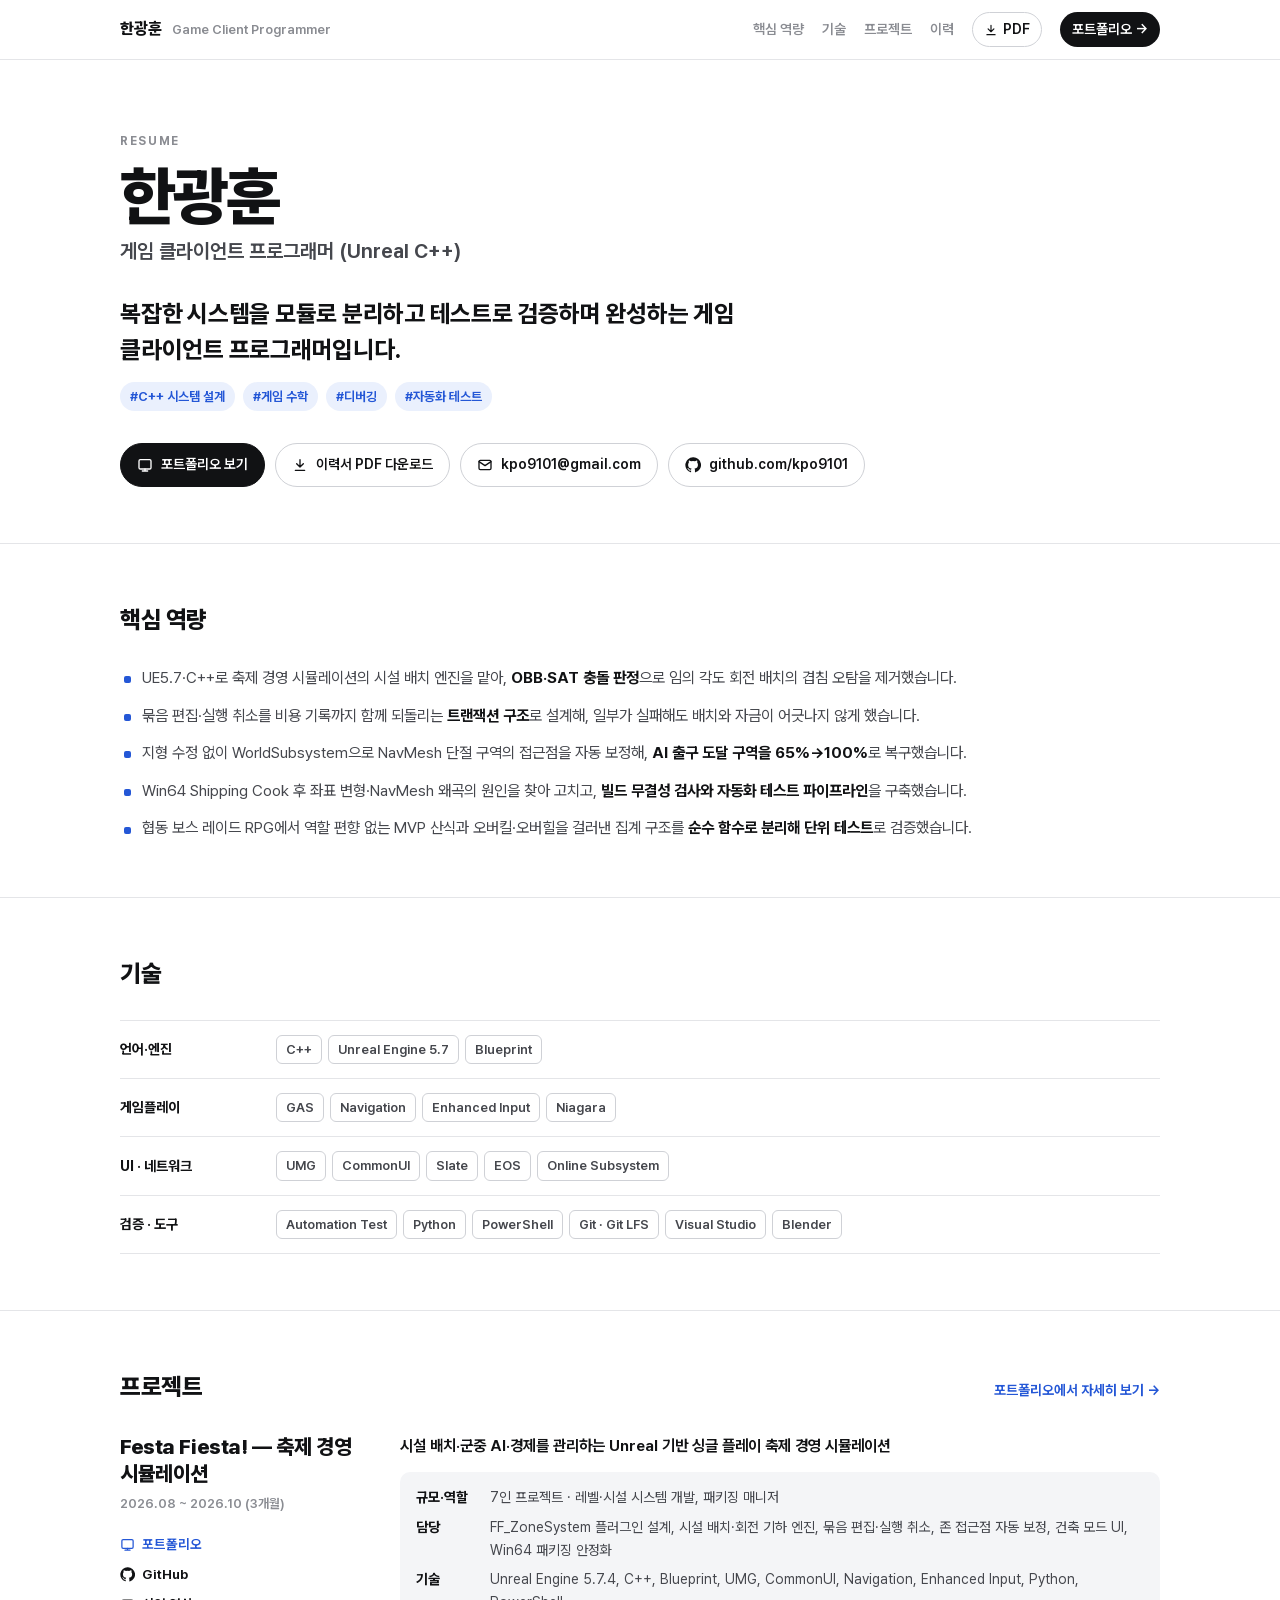
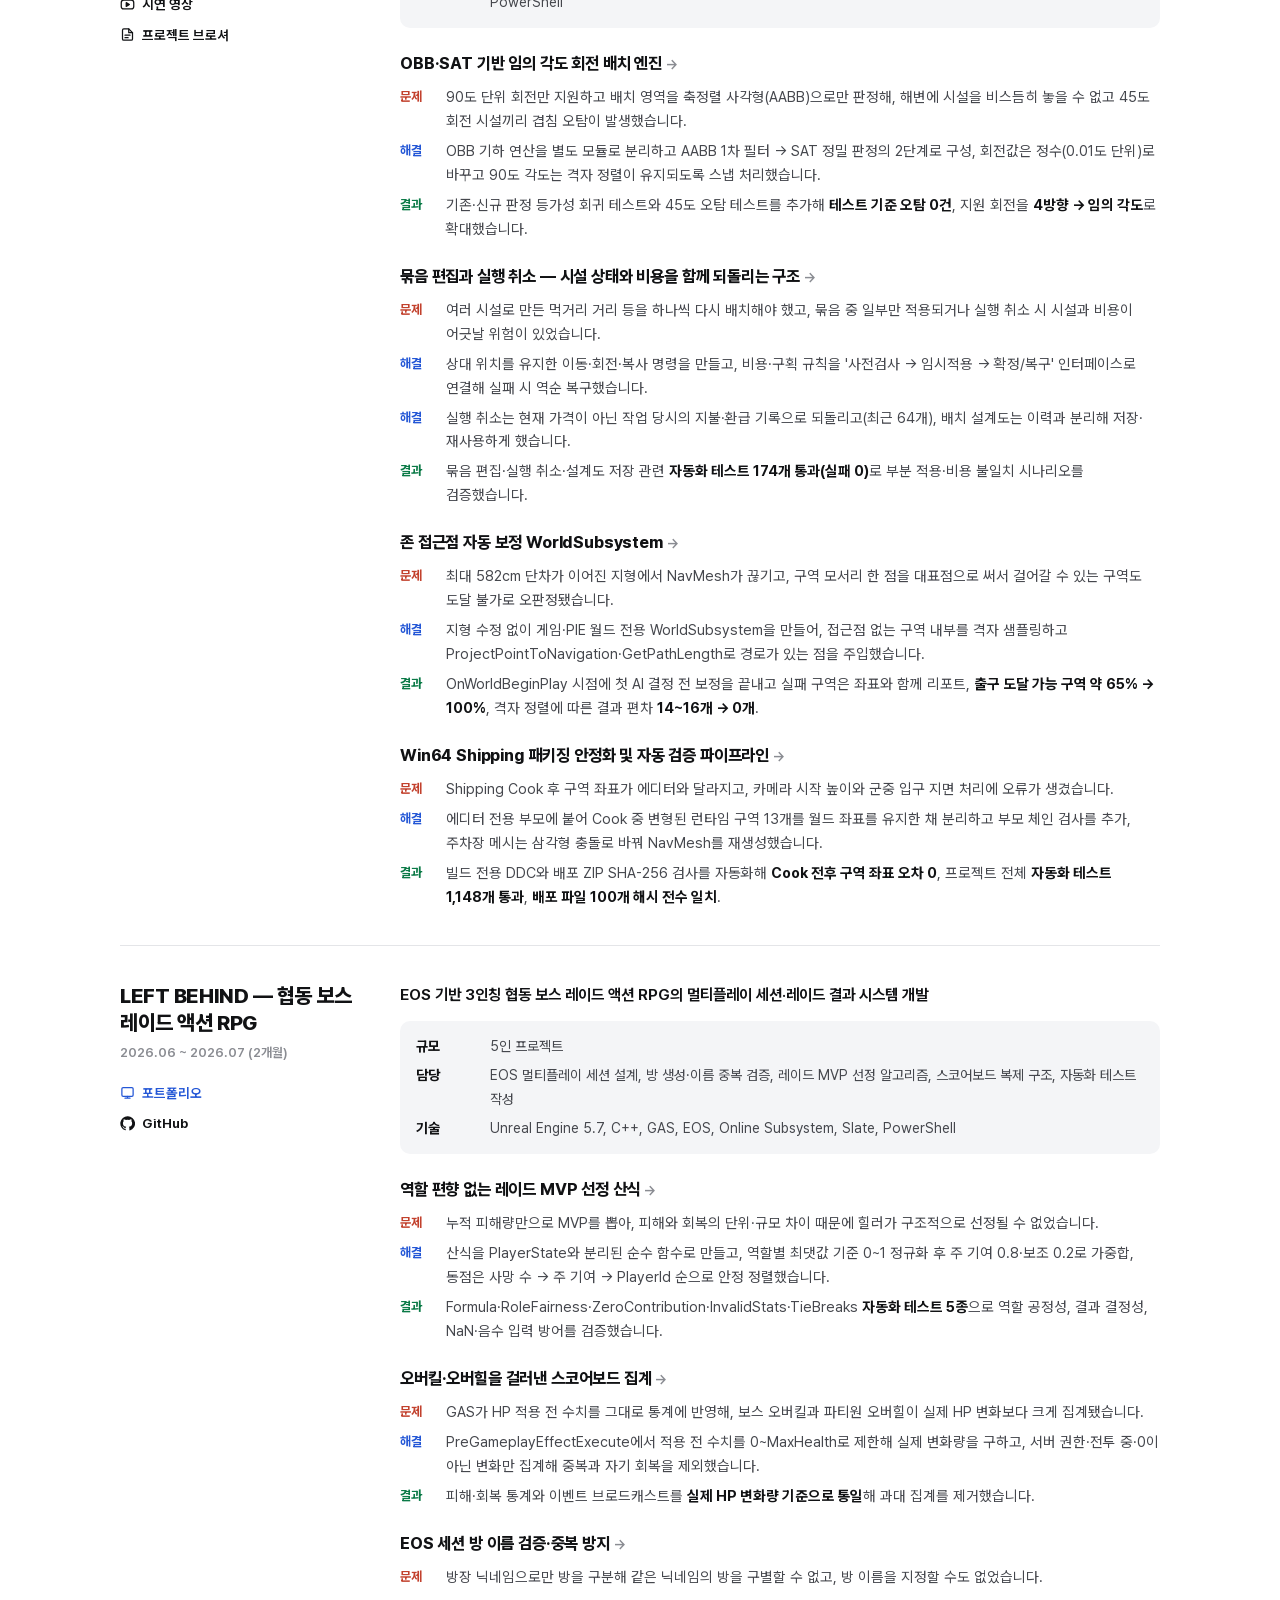
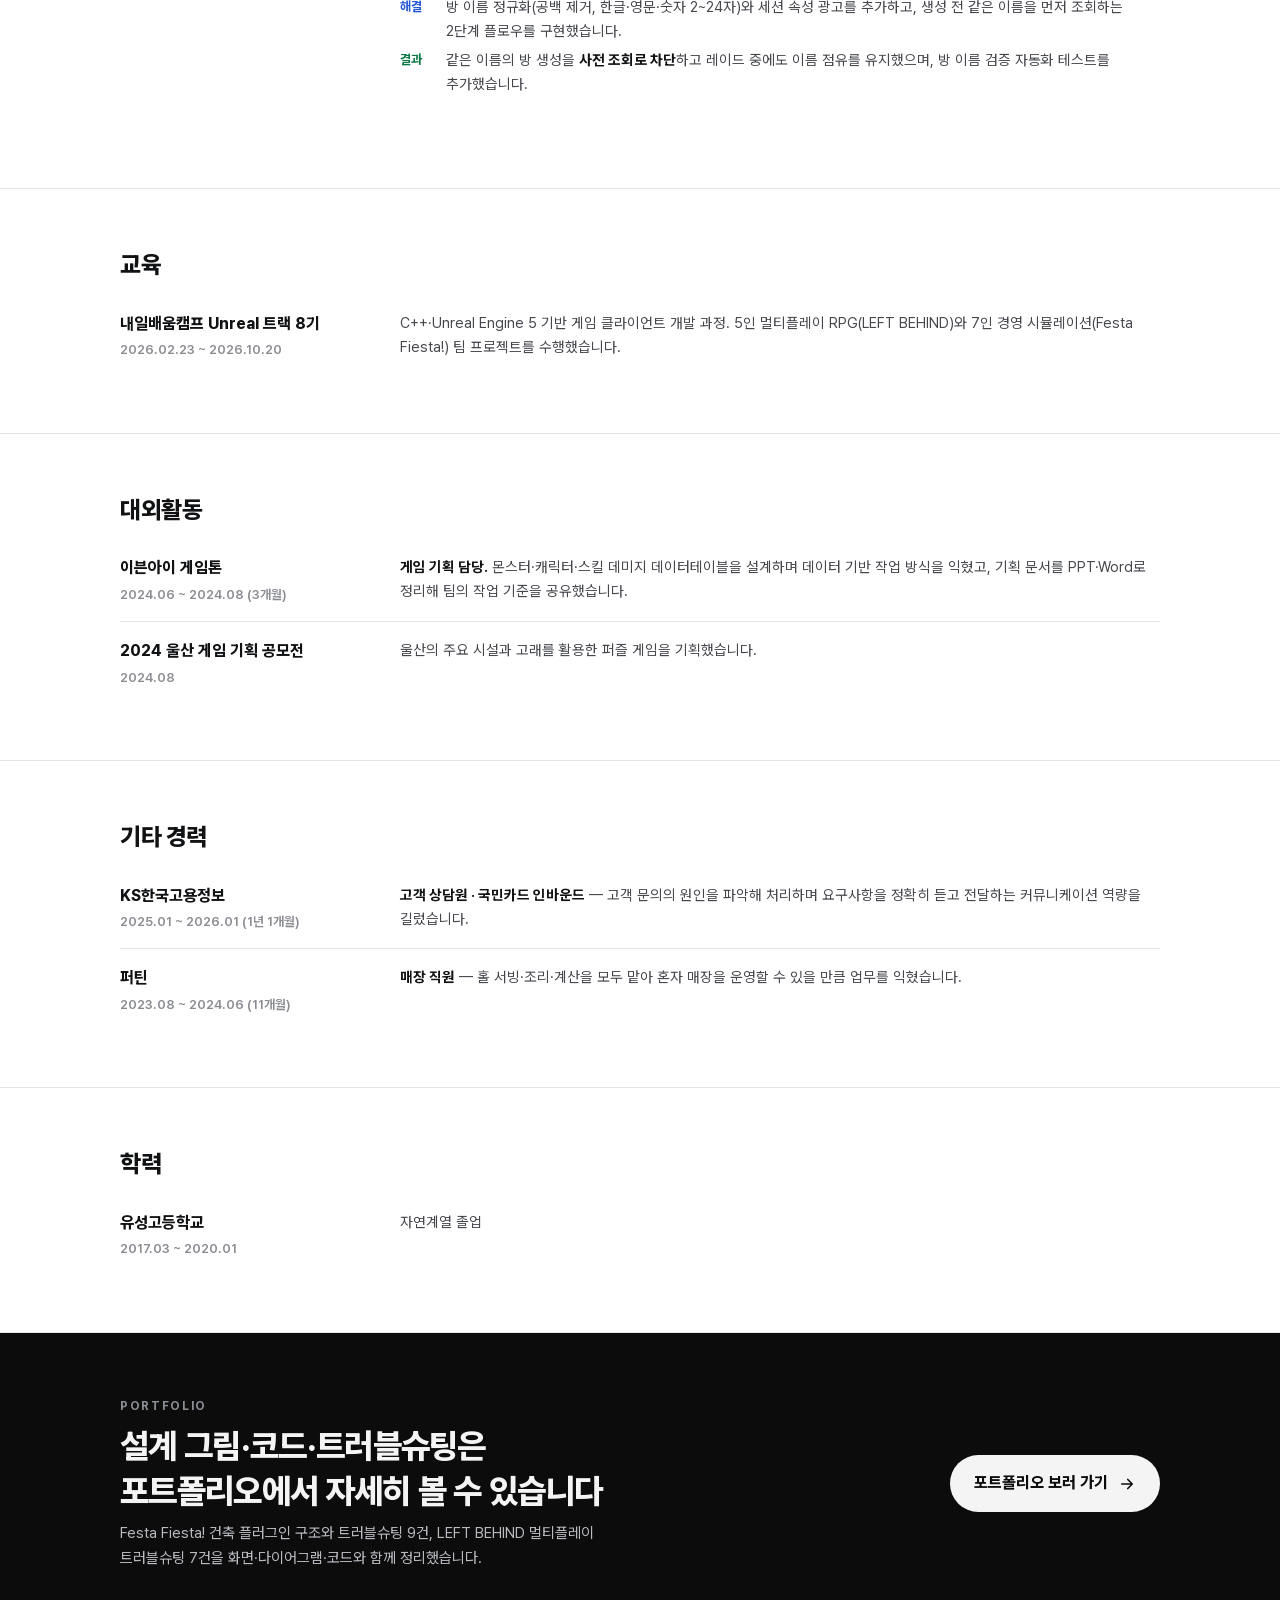
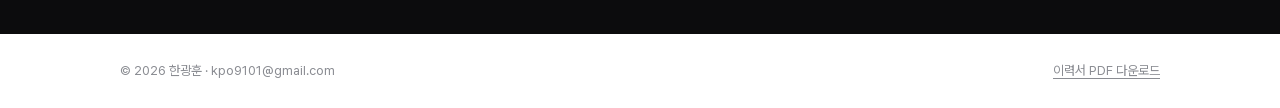
<file: index.html>
<!doctype html>
<html lang="ko">
<head>
<meta charset="utf-8">
<meta name="viewport" content="width=device-width, initial-scale=1, viewport-fit=cover">
<title>한광훈 이력서</title>
<meta name="description" content="Unreal C++ 게임 클라이언트 프로그래머 한광훈의 이력서 — C++ 시스템 설계, 게임 수학, 디버깅, 자동화 테스트">
<meta property="og:type" content="website">
<meta property="og:title" content="한광훈 이력서 · Unreal C++ 게임 클라이언트 프로그래머">
<meta property="og:description" content="복잡한 시스템을 모듈로 분리하고 테스트로 검증하며 완성하는 게임 클라이언트 프로그래머입니다.">
<meta property="og:url" content="https://kpo9101.github.io/">
<meta property="og:image" content="https://kpo9101.github.io/img/og-resume-20261019.png">
<meta property="og:image:width" content="1200">
<meta property="og:image:height" content="630">
<meta property="og:image:type" content="image/png">
<meta property="og:image:alt" content="한광훈 이력서 · Unreal C++ 게임 클라이언트 프로그래머">
<meta name="twitter:card" content="summary_large_image">
<meta name="twitter:title" content="한광훈 이력서 · Unreal C++ 게임 클라이언트 프로그래머">
<meta name="twitter:description" content="복잡한 시스템을 모듈로 분리하고 테스트로 검증하며 완성하는 게임 클라이언트 프로그래머입니다.">
<meta name="twitter:image" content="https://kpo9101.github.io/img/og-resume-20261019.png">
<meta name="twitter:image:alt" content="한광훈 이력서 · Unreal C++ 게임 클라이언트 프로그래머">
<link rel="icon" href="data:image/svg+xml,%3Csvg xmlns='http://www.w3.org/2000/svg' viewBox='0 0 64 64'%3E%3Crect width='64' height='64' rx='14' fill='%230c0c0d'/%3E%3Ctext x='32' y='43' font-size='30' font-family='sans-serif' font-weight='800' fill='%23fafafa' text-anchor='middle'%3EH%3C/text%3E%3C/svg%3E">
<style>
@font-face { font-family: "Pretendard"; font-weight: 45 920; font-display: swap; src: url("fonts/PretendardVariable.woff2") format("woff2-variations"), url("fonts/PretendardVariable.woff2") format("woff2"); }

:root {
  --bg: #ffffff; --fg: #111214; --body: #45474d; --muted: #8a8c92; --line: #e4e5e8; --card: #f4f5f7; --chip-bd: #cfd1d6;
  --accent: #2457d6; --accent-soft: #eaf0fd; --ok: #0b7a47; --bad: #c2412d; --focus: #2457d6;
  --dark-bg: #0c0c0d; --dark-fg: #f4f4f5;
  --wrap: 1040px;
}
@media (prefers-color-scheme: dark) {
  :root:not([data-theme="light"]) {
    --bg: #131417; --fg: #eeeff1; --body: #b9bbc1; --muted: #8b8e95; --line: #2a2c31; --card: #1c1e22; --chip-bd: #3a3d44;
    --accent: #7ea2ff; --accent-soft: #1d2640; --ok: #4cc38a; --bad: #ff8a73; --focus: #7ea2ff; color-scheme: dark;
  }
}
:root[data-theme="dark"] {
  --bg: #131417; --fg: #eeeff1; --body: #b9bbc1; --muted: #8b8e95; --line: #2a2c31; --card: #1c1e22; --chip-bd: #3a3d44;
  --accent: #7ea2ff; --accent-soft: #1d2640; --ok: #4cc38a; --bad: #ff8a73; --focus: #7ea2ff; color-scheme: dark;
}

* { box-sizing: border-box; }
html { scroll-behavior: smooth; scroll-padding-top: 72px; }
html, body { margin: 0; padding: 0; }
body { background: var(--bg); color: var(--fg); font-family: "Pretendard", "Apple SD Gothic Neo", "Malgun Gothic", "Noto Sans KR", system-ui, sans-serif; font-size: 15px; line-height: 1.65; word-break: keep-all; overflow-wrap: anywhere; -webkit-print-color-adjust: exact; print-color-adjust: exact; }
a { color: inherit; text-decoration: none; }
a:focus-visible, button:focus-visible { outline: 2px solid var(--focus); outline-offset: 3px; border-radius: 6px; }
.pad { padding-left: max(16px, env(safe-area-inset-left, 0px), calc((100% - var(--wrap)) / 2)); padding-right: max(16px, env(safe-area-inset-right, 0px), calc((100% - var(--wrap)) / 2)); }

/* ---------- top bar ---------- */
.topbar { position: sticky; top: 0; z-index: 10; display: flex; justify-content: space-between; align-items: center; gap: 16px; padding-block: 12px; background: color-mix(in srgb, var(--bg) 88%, transparent); backdrop-filter: blur(10px); -webkit-backdrop-filter: blur(10px); border-bottom: 1px solid var(--line); }
.tb-name { font-weight: 800; font-size: 16px; white-space: nowrap; }
.tb-name span { font-weight: 600; color: var(--muted); font-size: 13px; margin-left: 6px; }
.topbar nav { display: flex; align-items: center; gap: 18px; font-size: 14px; font-weight: 600; color: var(--muted); overflow-x: auto; scrollbar-width: none; }
.topbar nav::-webkit-scrollbar { display: none; }
.topbar nav a { white-space: nowrap; }
.topbar nav a:hover { color: var(--fg); }
.topbar nav .tb-pf { color: var(--bg); background: var(--fg); padding: 6px 12px; border-radius: 999px; }
.topbar nav .tb-pf:hover { color: var(--bg); opacity: .86; }
.topbar nav .tb-pdf { display: inline-flex; align-items: center; gap: 5px; color: var(--fg); border: 1px solid var(--chip-bd); padding: 5px 11px; border-radius: 999px; }
.topbar nav .tb-pdf:hover { border-color: var(--fg); }
.topbar nav .tb-pdf svg { width: 14px; height: 14px; flex: none; }
@media (max-width: 720px) { .topbar nav .tb-sec { display: none; } .tb-name span { display: none; } }

/* ---------- hero ---------- */
.hero { padding-block: 72px 56px; border-bottom: 1px solid var(--line); }
.eyebrow { font-size: 12px; font-weight: 700; letter-spacing: .14em; color: var(--muted); text-transform: uppercase; }
.hero h1 { margin: 10px 0 4px; font-size: clamp(40px, 7vw, 64px); line-height: 1.08; letter-spacing: -0.03em; font-weight: 850; }
.hero .role { font-size: clamp(17px, 2.2vw, 20px); font-weight: 650; color: var(--body); margin: 0 0 28px; }
.hero .lead { font-size: clamp(19px, 2.6vw, 24px); line-height: 1.5; font-weight: 750; letter-spacing: -0.01em; margin: 0 0 14px; max-width: 30em; }
.tags { display: flex; flex-wrap: wrap; gap: 8px; margin: 0 0 32px; padding: 0; list-style: none; }
.tags li { font-size: 13px; font-weight: 650; color: var(--accent); background: var(--accent-soft); padding: 4px 10px; border-radius: 999px; }
.contact { display: flex; flex-wrap: wrap; gap: 10px; align-items: center; }
.contact a { display: inline-flex; align-items: center; gap: 8px; font-size: 14px; font-weight: 600; border: 1px solid var(--chip-bd); border-radius: 999px; padding: 9px 16px; }
.contact a:hover { border-color: var(--fg); }
.contact a svg { width: 16px; height: 16px; flex: none; }
.contact a.primary { background: var(--fg); color: var(--bg); border-color: var(--fg); }
.contact a.primary:hover { opacity: .88; }

/* ---------- sections ---------- */
section.block { padding-block: 56px; border-bottom: 1px solid var(--line); }
.sec-head { display: flex; align-items: baseline; justify-content: space-between; gap: 16px; margin-bottom: 26px; }
.sec-head h2 { margin: 0; font-size: 24px; font-weight: 800; letter-spacing: -0.02em; }
.sec-head .more { font-size: 14px; font-weight: 650; color: var(--accent); white-space: nowrap; }
.sec-head .more:hover { text-decoration: underline; text-underline-offset: 3px; }

.strengths { list-style: none; margin: 0; padding: 0; display: grid; gap: 12px; }
.strengths li { position: relative; padding-left: 22px; color: var(--body); font-size: 15.5px; }
.strengths li::before { content: ""; position: absolute; left: 4px; top: .72em; width: 7px; height: 7px; border-radius: 2px; background: var(--accent); }
.strengths b { color: var(--fg); font-weight: 700; }

.skills { display: grid; gap: 0; border-top: 1px solid var(--line); }
.skills .row { display: grid; grid-template-columns: 140px minmax(0, 1fr); gap: 16px; padding-block: 14px; border-bottom: 1px solid var(--line); align-items: center; }
.skills .k { font-weight: 700; font-size: 14px; }
.chips { display: flex; flex-wrap: wrap; gap: 6px; }
.chips span { font-size: 13px; font-weight: 600; color: var(--body); border: 1px solid var(--chip-bd); border-radius: 6px; padding: 3px 9px; }

/* ---------- projects ---------- */
.project { display: grid; grid-template-columns: 240px minmax(0, 1fr); gap: 40px; padding-block: 36px; border-top: 1px solid var(--line); }
.project:first-of-type { border-top: none; padding-top: 0; }
.p-side h3 { margin: 0 0 6px; font-size: 21px; line-height: 1.3; font-weight: 800; letter-spacing: -0.02em; }
.p-side .p-sub { margin: 0 0 6px; font-size: 14px; color: var(--body); font-weight: 600; }
.p-side .period { font-size: 13px; color: var(--muted); font-weight: 600; margin: 0 0 18px; }
.p-links { display: flex; flex-direction: column; gap: 8px; align-items: flex-start; }
.p-links a { display: inline-flex; align-items: center; gap: 7px; font-size: 13.5px; font-weight: 650; }
.p-links a svg { width: 15px; height: 15px; flex: none; }
.p-links a:hover { text-decoration: underline; text-underline-offset: 3px; }
.p-links a.pf { color: var(--accent); }
.p-summary { margin: 0 0 14px; font-size: 15.5px; font-weight: 650; }
.p-meta { margin: 0 0 22px; padding: 14px 16px; background: var(--card); border-radius: 10px; display: grid; gap: 6px; font-size: 14px; color: var(--body); }
.p-meta div { display: grid; grid-template-columns: 64px minmax(0, 1fr); gap: 10px; }
.p-meta dt { font-weight: 700; color: var(--fg); }
.p-meta dd { margin: 0; }
.item { margin-top: 22px; }
.item h4 { margin: 0 0 8px; font-size: 16.5px; font-weight: 750; letter-spacing: -0.01em; }
.item h4 a:hover { color: var(--accent); }
.item h4 a::after { content: " →"; color: var(--muted); font-weight: 600; font-size: 14px; }
.psr { display: grid; gap: 6px; margin: 0; }
.psr div { display: grid; grid-template-columns: 38px minmax(0, 1fr); gap: 8px; font-size: 14.5px; color: var(--body); }
.psr dt { font-weight: 700; font-size: 13px; padding-top: 1px; }
.psr dt.p { color: var(--bad); }
.psr dt.s { color: var(--accent); }
.psr dt.r { color: var(--ok); }
.psr dd { margin: 0; }
.psr strong { color: var(--fg); font-weight: 700; }

/* ---------- timeline (education etc.) ---------- */
.tl { display: grid; gap: 0; }
.tl .row { display: grid; grid-template-columns: 240px minmax(0, 1fr); gap: 40px; padding-block: 16px; border-top: 1px solid var(--line); }
.tl .row:first-child { border-top: none; padding-top: 0; }
.tl h3 { margin: 0 0 2px; font-size: 16px; font-weight: 750; }
.tl .when { font-size: 13px; color: var(--muted); font-weight: 600; }
.tl p { margin: 0; color: var(--body); font-size: 14.5px; }
.tl p b { color: var(--fg); font-weight: 700; }
.two { display: grid; grid-template-columns: minmax(0, 1fr); gap: 0; }

/* ---------- portfolio CTA ---------- */
.cta { background: var(--dark-bg); color: var(--dark-fg); padding-block: 64px; }
.cta-in { display: flex; align-items: center; justify-content: space-between; gap: 32px; flex-wrap: wrap; }
.cta .eyebrow { color: #8b8e95; }
.cta h2 { margin: 8px 0 8px; font-size: clamp(24px, 3.4vw, 34px); font-weight: 800; letter-spacing: -0.02em; line-height: 1.3; }
.cta p { margin: 0; color: #b9bbc1; font-size: 15px; max-width: 34em; }
.cta-btn { display: inline-flex; align-items: center; gap: 10px; background: #f4f4f5; color: #0c0c0d; font-weight: 750; font-size: 16px; padding: 15px 24px; border-radius: 999px; white-space: nowrap; }
.cta-btn:hover { background: #ffffff; }
.cta-btn svg { width: 18px; height: 18px; }
footer { padding-block: 26px; font-size: 13px; color: var(--muted); display: flex; justify-content: space-between; gap: 16px; flex-wrap: wrap; }
footer .ft-pdf { text-decoration: underline; text-underline-offset: 3px; }
footer .ft-pdf:hover { color: var(--fg); }

@media (max-width: 760px) {
  .hero { padding-block: 48px 40px; }
  section.block { padding-block: 44px; }
  .project, .tl .row { grid-template-columns: minmax(0, 1fr); gap: 14px; }
  .p-links { flex-direction: row; flex-wrap: wrap; gap: 14px; }
  .p-side .period { margin-bottom: 10px; }
  .skills .row { grid-template-columns: minmax(0, 1fr); gap: 8px; }
  .cta-in { flex-direction: column; align-items: flex-start; }
}

/* ---------- print: A4 resume ---------- */
@page { size: A4; margin: 14mm 14mm 16mm; }
@media print {
  :root { --bg: #fff; --fg: #111214; --body: #3c3e44; --muted: #74767c; --line: #e2e3e6; --card: #f4f5f7; --chip-bd: #cfd1d6; --accent: #2457d6; --accent-soft: #eaf0fd; --ok: #0b7a47; --bad: #c2412d; --wrap: 100%; color-scheme: light; }
  html { scroll-padding-top: 0; }
  body { font-size: 10pt; line-height: 1.55; }
  .pad { padding-left: 0; padding-right: 0; }
  .topbar, .cta, footer, .no-print { display: none !important; }
  .hero { padding-block: 0 16px; }
  .hero h1 { font-size: 28pt; margin-top: 0; }
  .hero .role { margin-bottom: 12px; font-size: 12pt; }
  .hero .lead { font-size: 13pt; }
  .tags { margin-bottom: 12px; }
  .contact a { padding: 3px 10px; font-size: 9pt; }
  .contact a.primary { background: none; color: var(--fg); border-color: var(--chip-bd); }
  section.block { padding-block: 18px; }
  .sec-head { margin-bottom: 12px; }
  .sec-head h2 { font-size: 14pt; }
  .sec-head .more { display: none; }
  .sec-head { break-after: avoid-page; page-break-after: avoid; }
  .tl .row { grid-template-columns: 150px minmax(0, 1fr); gap: 18px; }
  .project { display: block; padding-block: 14px; }
  .p-side { display: flex; align-items: baseline; gap: 12px; flex-wrap: wrap; margin-bottom: 6px; break-after: avoid-page; }
  .p-side h3 { font-size: 13pt; margin: 0; }
  .p-side .period { margin: 0; }
  .p-links { display: flex; flex-direction: row; flex-wrap: wrap; flex-basis: 100%; gap: 2px 14px; margin-top: 2px; }
  .p-links a { font-size: 8.5pt; color: var(--body); }
  .p-links a.pf { color: var(--accent); }
  .p-links a svg { width: 10px; height: 10px; }
  /* 페이지 나눔: 프로젝트는 새 쪽에서 시작하고, 제목만 페이지 끝에 남지 않게 */
  #projects, .project + .project { break-before: page; page-break-before: always; }
  .p-side { break-inside: avoid; }
  .sec-head + *, .p-summary + .p-meta { break-before: avoid-page; page-break-before: avoid; }
  #history, #history ~ section.block { break-inside: avoid-page; page-break-inside: avoid; }
  .p-meta { padding: 8px 12px; margin-bottom: 10px; }
  .item { margin-top: 12px; break-inside: avoid; }
  .item h4 a::after { content: none; }
  .p-meta, .tl .row, .skills .row { break-inside: avoid; }
  .psr div, .tl p, .p-meta, .strengths li { font-size: 9.5pt; }
}
</style>
</head>
<body>
<header class="topbar pad">
  <a href="#top" class="tb-name">한광훈 <span>Game Client Programmer</span></a>
  <nav aria-label="이력서 목차">
    <a class="tb-sec" href="#strengths">핵심 역량</a>
    <a class="tb-sec" href="#skills">기술</a>
    <a class="tb-sec" href="#projects">프로젝트</a>
    <a class="tb-sec" href="#history">이력</a>
    <a class="tb-pdf" href="resume.pdf" download="한광훈_이력서.pdf" title="이력서 PDF 다운로드 (A4)"><svg viewBox="0 0 24 24" fill="none" stroke="currentColor" stroke-width="2" stroke-linecap="round" stroke-linejoin="round" aria-hidden="true"><path d="M12 4v11M7 10l5 5 5-5M5 20h14"/></svg>PDF</a>
    <a class="tb-pf" href="portfolio.html">포트폴리오 →</a>
  </nav>
</header>

<main id="top">
  <section class="hero pad" aria-labelledby="name">
    <div class="eyebrow">Resume</div>
    <h1 id="name">한광훈</h1>
    <p class="role">게임 클라이언트 프로그래머 (Unreal C++)</p>
    <p class="lead">복잡한 시스템을 모듈로 분리하고 테스트로 검증하며 완성하는 게임 클라이언트 프로그래머입니다.</p>
    <ul class="tags" aria-label="키워드">
      <li>#C++ 시스템 설계</li><li>#게임 수학</li><li>#디버깅</li><li>#자동화 테스트</li>
    </ul>
    <div class="contact">
      <a class="primary" href="portfolio.html">
        <svg viewBox="0 0 24 24" fill="none" stroke="currentColor" stroke-width="2" stroke-linecap="round" stroke-linejoin="round" aria-hidden="true"><rect x="3" y="4" width="18" height="14" rx="2"/><path d="M8 21h8M12 18v3"/></svg>
        포트폴리오 보기
      </a>
      <a class="no-print" href="resume.pdf" download="한광훈_이력서.pdf">
        <svg viewBox="0 0 24 24" fill="none" stroke="currentColor" stroke-width="2" stroke-linecap="round" stroke-linejoin="round" aria-hidden="true"><path d="M12 4v11M7 10l5 5 5-5M5 20h14"/></svg>
        이력서 PDF 다운로드
      </a>
      <a href="mailto:kpo9101@gmail.com">
        <svg viewBox="0 0 24 24" fill="none" stroke="currentColor" stroke-width="2" stroke-linecap="round" stroke-linejoin="round" aria-hidden="true"><rect x="3" y="5" width="18" height="14" rx="2"/><path d="m3 7 9 6 9-6"/></svg>
        kpo9101@gmail.com
      </a>
      <a href="https://github.com/kpo9101" target="_blank" rel="noopener">
        <svg viewBox="0 0 24 24" fill="currentColor" aria-hidden="true"><path d="M12 .5a11.5 11.5 0 0 0-3.64 22.41c.58.1.79-.25.79-.56v-2c-3.2.7-3.88-1.37-3.88-1.37-.53-1.33-1.28-1.69-1.28-1.69-1.05-.71.08-.7.08-.7 1.16.08 1.77 1.19 1.77 1.19 1.03 1.77 2.71 1.26 3.37.96.1-.75.4-1.26.73-1.55-2.55-.29-5.24-1.28-5.24-5.68 0-1.26.45-2.28 1.19-3.09-.12-.29-.52-1.46.11-3.05 0 0 .97-.31 3.17 1.18a11 11 0 0 1 5.77 0c2.2-1.49 3.17-1.18 3.17-1.18.63 1.59.23 2.76.11 3.05.74.81 1.19 1.83 1.19 3.09 0 4.41-2.69 5.38-5.26 5.67.41.36.78 1.06.78 2.14v3.17c0 .31.21.67.8.56A11.5 11.5 0 0 0 12 .5Z"/></svg>
        github.com/kpo9101
      </a>
    </div>
  </section>

  <section class="block pad" id="strengths" aria-labelledby="h-strengths">
    <div class="sec-head"><h2 id="h-strengths">핵심 역량</h2></div>
    <ul class="strengths">
      <li>UE5.7·C++로 축제 경영 시뮬레이션의 시설 배치 엔진을 맡아, <b>OBB·SAT 충돌 판정</b>으로 임의 각도 회전 배치의 겹침 오탐을 제거했습니다.</li>
      <li>묶음 편집·실행 취소를 비용 기록까지 함께 되돌리는 <b>트랜잭션 구조</b>로 설계해, 일부가 실패해도 배치와 자금이 어긋나지 않게 했습니다.</li>
      <li>지형 수정 없이 WorldSubsystem으로 NavMesh 단절 구역의 접근점을 자동 보정해, <b>AI 출구 도달 구역을 65%→100%</b>로 복구했습니다.</li>
      <li>Win64 Shipping Cook 후 좌표 변형·NavMesh 왜곡의 원인을 찾아 고치고, <b>빌드 무결성 검사와 자동화 테스트 파이프라인</b>을 구축했습니다.</li>
      <li>협동 보스 레이드 RPG에서 역할 편향 없는 MVP 산식과 오버킬·오버힐을 걸러낸 집계 구조를 <b>순수 함수로 분리해 단위 테스트</b>로 검증했습니다.</li>
    </ul>
  </section>

  <section class="block pad" id="skills" aria-labelledby="h-skills">
    <div class="sec-head"><h2 id="h-skills">기술</h2></div>
    <div class="skills">
      <div class="row"><div class="k">언어·엔진</div><div class="chips"><span>C++</span><span>Unreal Engine 5.7</span><span>Blueprint</span></div></div>
      <div class="row"><div class="k">게임플레이</div><div class="chips"><span>GAS</span><span>Navigation</span><span>Enhanced Input</span><span>Niagara</span></div></div>
      <div class="row"><div class="k">UI · 네트워크</div><div class="chips"><span>UMG</span><span>CommonUI</span><span>Slate</span><span>EOS</span><span>Online Subsystem</span></div></div>
      <div class="row"><div class="k">검증 · 도구</div><div class="chips"><span>Automation Test</span><span>Python</span><span>PowerShell</span><span>Git · Git LFS</span><span>Visual Studio</span><span>Blender</span></div></div>
    </div>
  </section>

  <section class="block pad" id="projects" aria-labelledby="h-projects">
    <div class="sec-head"><h2 id="h-projects">프로젝트</h2><a class="more no-print" href="portfolio.html">포트폴리오에서 자세히 보기 →</a></div>

    <article class="project" aria-labelledby="p-ff">
      <div class="p-side">
        <h3 id="p-ff">Festa Fiesta! — 축제 경영 시뮬레이션</h3>
        <p class="period">2026.08 ~ 2026.10 (3개월)</p>
        <div class="p-links">
          <a class="pf" href="portfolio.html#festa">
            <svg viewBox="0 0 24 24" fill="none" stroke="currentColor" stroke-width="2" stroke-linecap="round" stroke-linejoin="round" aria-hidden="true"><rect x="3" y="4" width="18" height="14" rx="2"/><path d="M8 21h8M12 18v3"/></svg>
            포트폴리오
          </a>
          <a href="https://github.com/NBcampUnrealTrack/8th-Team13-Final-Project" target="_blank" rel="noopener">
            <svg viewBox="0 0 24 24" fill="currentColor" aria-hidden="true"><path d="M12 .5a11.5 11.5 0 0 0-3.64 22.41c.58.1.79-.25.79-.56v-2c-3.2.7-3.88-1.37-3.88-1.37-.53-1.33-1.28-1.69-1.28-1.69-1.05-.71.08-.7.08-.7 1.16.08 1.77 1.19 1.77 1.19 1.03 1.77 2.71 1.26 3.37.96.1-.75.4-1.26.73-1.55-2.55-.29-5.24-1.28-5.24-5.68 0-1.26.45-2.28 1.19-3.09-.12-.29-.52-1.46.11-3.05 0 0 .97-.31 3.17 1.18a11 11 0 0 1 5.77 0c2.2-1.49 3.17-1.18 3.17-1.18.63 1.59.23 2.76.11 3.05.74.81 1.19 1.83 1.19 3.09 0 4.41-2.69 5.38-5.26 5.67.41.36.78 1.06.78 2.14v3.17c0 .31.21.67.8.56A11.5 11.5 0 0 0 12 .5Z"/></svg>
            GitHub
          </a>
          <a href="https://youtu.be/olpAoV4WH7Y" target="_blank" rel="noopener">
            <svg viewBox="0 0 24 24" fill="none" stroke="currentColor" stroke-width="2" stroke-linecap="round" stroke-linejoin="round" aria-hidden="true"><rect x="2" y="5" width="20" height="14" rx="4"/><path d="m10 9 5 3-5 3z" fill="currentColor"/></svg>
            시연 영상
          </a>
          <a href="https://teamsparta.notion.site/8-13-Festa-Fiesta-3b12dc3ef514808a9247c952c9ecf639" target="_blank" rel="noopener">
            <svg viewBox="0 0 24 24" fill="none" stroke="currentColor" stroke-width="2" stroke-linecap="round" stroke-linejoin="round" aria-hidden="true"><path d="M14 3H6a2 2 0 0 0-2 2v14a2 2 0 0 0 2 2h12a2 2 0 0 0 2-2V9z"/><path d="M14 3v6h6M8 13h8M8 17h5"/></svg>
            프로젝트 브로셔
          </a>
        </div>
      </div>
      <div class="p-body">
        <p class="p-summary">시설 배치·군중 AI·경제를 관리하는 Unreal 기반 싱글 플레이 축제 경영 시뮬레이션</p>
        <dl class="p-meta">
          <div><dt>규모·역할</dt><dd>7인 프로젝트 · 레벨·시설 시스템 개발, 패키징 매니저</dd></div>
          <div><dt>담당</dt><dd>FF_ZoneSystem 플러그인 설계, 시설 배치·회전 기하 엔진, 묶음 편집·실행 취소, 존 접근점 자동 보정, 건축 모드 UI, Win64 패키징 안정화</dd></div>
          <div><dt>기술</dt><dd>Unreal Engine 5.7.4, C++, Blueprint, UMG, CommonUI, Navigation, Enhanced Input, Python, PowerShell</dd></div>
        </dl>

        <div class="item">
          <h4><a href="portfolio.html#festa">OBB·SAT 기반 임의 각도 회전 배치 엔진</a></h4>
          <dl class="psr">
            <div><dt class="p">문제</dt><dd>90도 단위 회전만 지원하고 배치 영역을 축정렬 사각형(AABB)으로만 판정해, 해변에 시설을 비스듬히 놓을 수 없고 45도 회전 시설끼리 겹침 오탐이 발생했습니다.</dd></div>
            <div><dt class="s">해결</dt><dd>OBB 기하 연산을 별도 모듈로 분리하고 AABB 1차 필터 → SAT 정밀 판정의 2단계로 구성, 회전값은 정수(0.01도 단위)로 바꾸고 90도 각도는 격자 정렬이 유지되도록 스냅 처리했습니다.</dd></div>
            <div><dt class="r">결과</dt><dd>기존·신규 판정 등가성 회귀 테스트와 45도 오탐 테스트를 추가해 <strong>테스트 기준 오탐 0건</strong>, 지원 회전을 <strong>4방향 → 임의 각도</strong>로 확대했습니다.</dd></div>
          </dl>
        </div>

        <div class="item">
          <h4><a href="portfolio.html#festa">묶음 편집과 실행 취소 — 시설 상태와 비용을 함께 되돌리는 구조</a></h4>
          <dl class="psr">
            <div><dt class="p">문제</dt><dd>여러 시설로 만든 먹거리 거리 등을 하나씩 다시 배치해야 했고, 묶음 중 일부만 적용되거나 실행 취소 시 시설과 비용이 어긋날 위험이 있었습니다.</dd></div>
            <div><dt class="s">해결</dt><dd>상대 위치를 유지한 이동·회전·복사 명령을 만들고, 비용·구획 규칙을 '사전검사 → 임시적용 → 확정/복구' 인터페이스로 연결해 실패 시 역순 복구했습니다.</dd></div>
            <div><dt class="s">해결</dt><dd>실행 취소는 현재 가격이 아닌 작업 당시의 지불·환급 기록으로 되돌리고(최근 64개), 배치 설계도는 이력과 분리해 저장·재사용하게 했습니다.</dd></div>
            <div><dt class="r">결과</dt><dd>묶음 편집·실행 취소·설계도 저장 관련 <strong>자동화 테스트 174개 통과(실패 0)</strong>로 부분 적용·비용 불일치 시나리오를 검증했습니다.</dd></div>
          </dl>
        </div>

        <div class="item">
          <h4><a href="portfolio.html#festa">존 접근점 자동 보정 WorldSubsystem</a></h4>
          <dl class="psr">
            <div><dt class="p">문제</dt><dd>최대 582cm 단차가 이어진 지형에서 NavMesh가 끊기고, 구역 모서리 한 점을 대표점으로 써서 걸어갈 수 있는 구역도 도달 불가로 오판정됐습니다.</dd></div>
            <div><dt class="s">해결</dt><dd>지형 수정 없이 게임·PIE 월드 전용 WorldSubsystem을 만들어, 접근점 없는 구역 내부를 격자 샘플링하고 ProjectPointToNavigation·GetPathLength로 경로가 있는 점을 주입했습니다.</dd></div>
            <div><dt class="r">결과</dt><dd>OnWorldBeginPlay 시점에 첫 AI 결정 전 보정을 끝내고 실패 구역은 좌표와 함께 리포트, <strong>출구 도달 가능 구역 약 65% → 100%</strong>, 격자 정렬에 따른 결과 편차 <strong>14~16개 → 0개</strong>.</dd></div>
          </dl>
        </div>

        <div class="item">
          <h4><a href="portfolio.html#festa">Win64 Shipping 패키징 안정화 및 자동 검증 파이프라인</a></h4>
          <dl class="psr">
            <div><dt class="p">문제</dt><dd>Shipping Cook 후 구역 좌표가 에디터와 달라지고, 카메라 시작 높이와 군중 입구 지면 처리에 오류가 생겼습니다.</dd></div>
            <div><dt class="s">해결</dt><dd>에디터 전용 부모에 붙어 Cook 중 변형된 런타임 구역 13개를 월드 좌표를 유지한 채 분리하고 부모 체인 검사를 추가, 주차장 메시는 삼각형 충돌로 바꿔 NavMesh를 재생성했습니다.</dd></div>
            <div><dt class="r">결과</dt><dd>빌드 전용 DDC와 배포 ZIP SHA-256 검사를 자동화해 <strong>Cook 전후 구역 좌표 오차 0</strong>, 프로젝트 전체 <strong>자동화 테스트 1,148개 통과</strong>, <strong>배포 파일 100개 해시 전수 일치</strong>.</dd></div>
          </dl>
        </div>
      </div>
    </article>

    <article class="project" aria-labelledby="p-lb">
      <div class="p-side">
        <h3 id="p-lb">LEFT BEHIND — 협동 보스 레이드 액션 RPG</h3>
        <p class="period">2026.06 ~ 2026.07 (2개월)</p>
        <div class="p-links">
          <a class="pf" href="portfolio.html#leftbehind">
            <svg viewBox="0 0 24 24" fill="none" stroke="currentColor" stroke-width="2" stroke-linecap="round" stroke-linejoin="round" aria-hidden="true"><rect x="3" y="4" width="18" height="14" rx="2"/><path d="M8 21h8M12 18v3"/></svg>
            포트폴리오
          </a>
          <a href="https://github.com/NBcampUnrealTrack/8th-Team26-CH4-Project" target="_blank" rel="noopener">
            <svg viewBox="0 0 24 24" fill="currentColor" aria-hidden="true"><path d="M12 .5a11.5 11.5 0 0 0-3.64 22.41c.58.1.79-.25.79-.56v-2c-3.2.7-3.88-1.37-3.88-1.37-.53-1.33-1.28-1.69-1.28-1.69-1.05-.71.08-.7.08-.7 1.16.08 1.77 1.19 1.77 1.19 1.03 1.77 2.71 1.26 3.37.96.1-.75.4-1.26.73-1.55-2.55-.29-5.24-1.28-5.24-5.68 0-1.26.45-2.28 1.19-3.09-.12-.29-.52-1.46.11-3.05 0 0 .97-.31 3.17 1.18a11 11 0 0 1 5.77 0c2.2-1.49 3.17-1.18 3.17-1.18.63 1.59.23 2.76.11 3.05.74.81 1.19 1.83 1.19 3.09 0 4.41-2.69 5.38-5.26 5.67.41.36.78 1.06.78 2.14v3.17c0 .31.21.67.8.56A11.5 11.5 0 0 0 12 .5Z"/></svg>
            GitHub
          </a>
        </div>
      </div>
      <div class="p-body">
        <p class="p-summary">EOS 기반 3인칭 협동 보스 레이드 액션 RPG의 멀티플레이 세션·레이드 결과 시스템 개발</p>
        <dl class="p-meta">
          <div><dt>규모</dt><dd>5인 프로젝트</dd></div>
          <div><dt>담당</dt><dd>EOS 멀티플레이 세션 설계, 방 생성·이름 중복 검증, 레이드 MVP 선정 알고리즘, 스코어보드 복제 구조, 자동화 테스트 작성</dd></div>
          <div><dt>기술</dt><dd>Unreal Engine 5.7, C++, GAS, EOS, Online Subsystem, Slate, PowerShell</dd></div>
        </dl>

        <div class="item">
          <h4><a href="portfolio.html#leftbehind">역할 편향 없는 레이드 MVP 선정 산식</a></h4>
          <dl class="psr">
            <div><dt class="p">문제</dt><dd>누적 피해량만으로 MVP를 뽑아, 피해와 회복의 단위·규모 차이 때문에 힐러가 구조적으로 선정될 수 없었습니다.</dd></div>
            <div><dt class="s">해결</dt><dd>산식을 PlayerState와 분리된 순수 함수로 만들고, 역할별 최댓값 기준 0~1 정규화 후 주 기여 0.8·보조 0.2로 가중합, 동점은 사망 수 → 주 기여 → PlayerId 순으로 안정 정렬했습니다.</dd></div>
            <div><dt class="r">결과</dt><dd>Formula·RoleFairness·ZeroContribution·InvalidStats·TieBreaks <strong>자동화 테스트 5종</strong>으로 역할 공정성, 결과 결정성, NaN·음수 입력 방어를 검증했습니다.</dd></div>
          </dl>
        </div>

        <div class="item">
          <h4><a href="portfolio.html#leftbehind">오버킬·오버힐을 걸러낸 스코어보드 집계</a></h4>
          <dl class="psr">
            <div><dt class="p">문제</dt><dd>GAS가 HP 적용 전 수치를 그대로 통계에 반영해, 보스 오버킬과 파티원 오버힐이 실제 HP 변화보다 크게 집계됐습니다.</dd></div>
            <div><dt class="s">해결</dt><dd>PreGameplayEffectExecute에서 적용 전 수치를 0~MaxHealth로 제한해 실제 변화량을 구하고, 서버 권한·전투 중·0이 아닌 변화만 집계해 중복과 자기 회복을 제외했습니다.</dd></div>
            <div><dt class="r">결과</dt><dd>피해·회복 통계와 이벤트 브로드캐스트를 <strong>실제 HP 변화량 기준으로 통일</strong>해 과대 집계를 제거했습니다.</dd></div>
          </dl>
        </div>

        <div class="item">
          <h4><a href="portfolio.html#leftbehind">EOS 세션 방 이름 검증·중복 방지</a></h4>
          <dl class="psr">
            <div><dt class="p">문제</dt><dd>방장 닉네임으로만 방을 구분해 같은 닉네임의 방을 구별할 수 없고, 방 이름을 지정할 수도 없었습니다.</dd></div>
            <div><dt class="s">해결</dt><dd>방 이름 정규화(공백 제거, 한글·영문·숫자 2~24자)와 세션 속성 광고를 추가하고, 생성 전 같은 이름을 먼저 조회하는 2단계 플로우를 구현했습니다.</dd></div>
            <div><dt class="r">결과</dt><dd>같은 이름의 방 생성을 <strong>사전 조회로 차단</strong>하고 레이드 중에도 이름 점유를 유지했으며, 방 이름 검증 자동화 테스트를 추가했습니다.</dd></div>
          </dl>
        </div>
      </div>
    </article>
  </section>

  <section class="block pad" id="history" aria-labelledby="h-edu">
    <div class="sec-head"><h2 id="h-edu">교육</h2></div>
    <div class="tl">
      <div class="row">
        <div><h3>내일배움캠프 Unreal 트랙 8기</h3><div class="when">2026.02.23 ~ 2026.10.20</div></div>
        <p>C++·Unreal Engine 5 기반 게임 클라이언트 개발 과정. 5인 멀티플레이 RPG(LEFT BEHIND)와 7인 경영 시뮬레이션(Festa Fiesta!) 팀 프로젝트를 수행했습니다.</p>
      </div>
    </div>
  </section>

  <section class="block pad" aria-labelledby="h-act">
    <div class="sec-head"><h2 id="h-act">대외활동</h2></div>
    <div class="tl">
      <div class="row">
        <div><h3>이븐아이 게임톤</h3><div class="when">2024.06 ~ 2024.08 (3개월)</div></div>
        <p><b>게임 기획 담당.</b> 몬스터·캐릭터·스킬 데미지 데이터테이블을 설계하며 데이터 기반 작업 방식을 익혔고, 기획 문서를 PPT·Word로 정리해 팀의 작업 기준을 공유했습니다.</p>
      </div>
      <div class="row">
        <div><h3>2024 울산 게임 기획 공모전</h3><div class="when">2024.08</div></div>
        <p>울산의 주요 시설과 고래를 활용한 퍼즐 게임을 기획했습니다.</p>
      </div>
    </div>
  </section>

  <section class="block pad" aria-labelledby="h-work">
    <div class="sec-head"><h2 id="h-work">기타 경력</h2></div>
    <div class="tl">
      <div class="row">
        <div><h3>KS한국고용정보</h3><div class="when">2025.01 ~ 2026.01 (1년 1개월)</div></div>
        <p><b>고객 상담원 · 국민카드 인바운드</b> — 고객 문의의 원인을 파악해 처리하며 요구사항을 정확히 듣고 전달하는 커뮤니케이션 역량을 길렀습니다.</p>
      </div>
      <div class="row">
        <div><h3>퍼틴</h3><div class="when">2023.08 ~ 2024.06 (11개월)</div></div>
        <p><b>매장 직원</b> — 홀 서빙·조리·계산을 모두 맡아 혼자 매장을 운영할 수 있을 만큼 업무를 익혔습니다.</p>
      </div>
    </div>
  </section>

  <section class="block pad" aria-labelledby="h-school">
    <div class="sec-head"><h2 id="h-school">학력</h2></div>
    <div class="tl">
      <div class="row">
        <div><h3>유성고등학교</h3><div class="when">2017.03 ~ 2020.01</div></div>
        <p>자연계열 졸업</p>
      </div>
    </div>
  </section>

  <section class="cta pad" aria-labelledby="h-cta">
    <div class="cta-in">
      <div>
        <div class="eyebrow">Portfolio</div>
        <h2 id="h-cta">설계 그림·코드·트러블슈팅은<br>포트폴리오에서 자세히 볼 수 있습니다</h2>
        <p>Festa Fiesta! 건축 플러그인 구조와 트러블슈팅 9건, LEFT BEHIND 멀티플레이 트러블슈팅 7건을 화면·다이어그램·코드와 함께 정리했습니다.</p>
      </div>
      <a class="cta-btn" href="portfolio.html">
        포트폴리오 보러 가기
        <svg viewBox="0 0 24 24" fill="none" stroke="currentColor" stroke-width="2.2" stroke-linecap="round" stroke-linejoin="round" aria-hidden="true"><path d="M5 12h14M13 6l6 6-6 6"/></svg>
      </a>
    </div>
  </section>
</main>

<footer class="pad">
  <span>© 2026 한광훈 · kpo9101@gmail.com</span>
  <a class="ft-pdf" href="resume.pdf" download="한광훈_이력서.pdf">이력서 PDF 다운로드</a>
</footer>
</body>
</html>
</file>
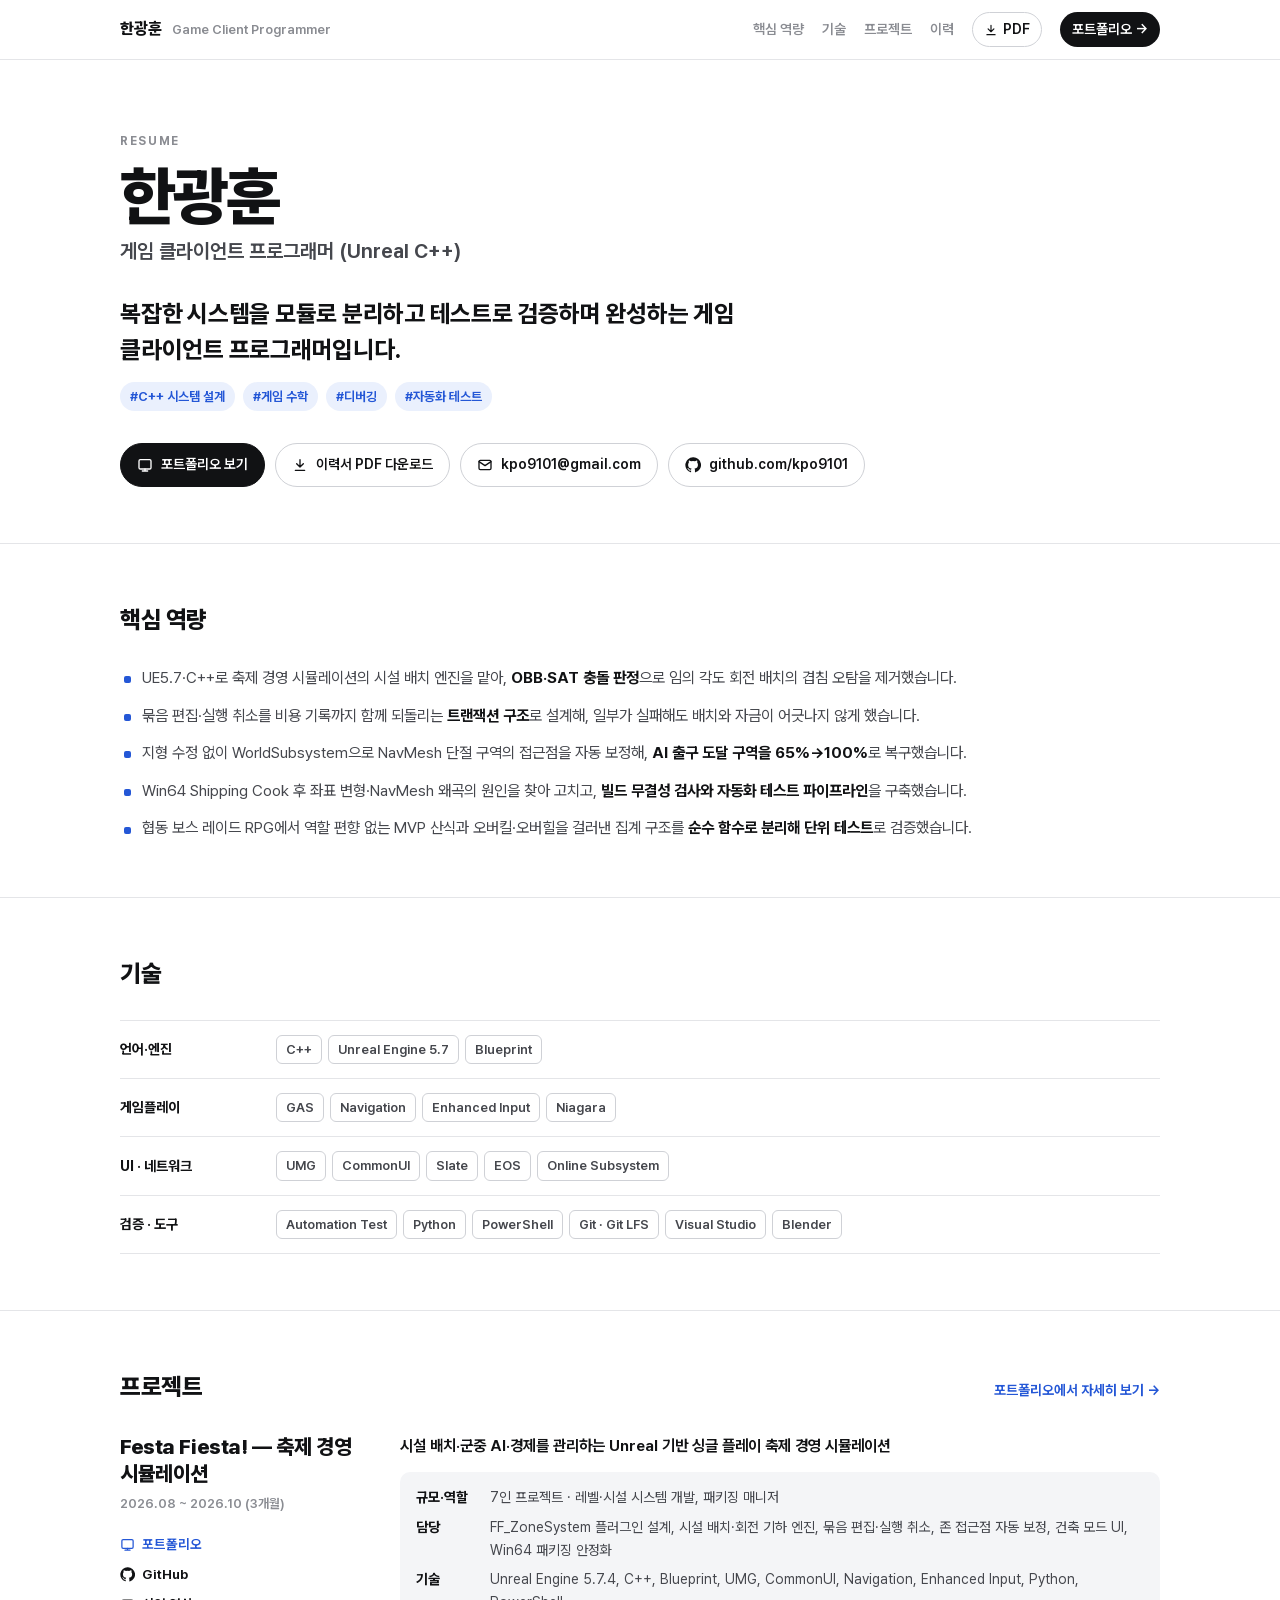
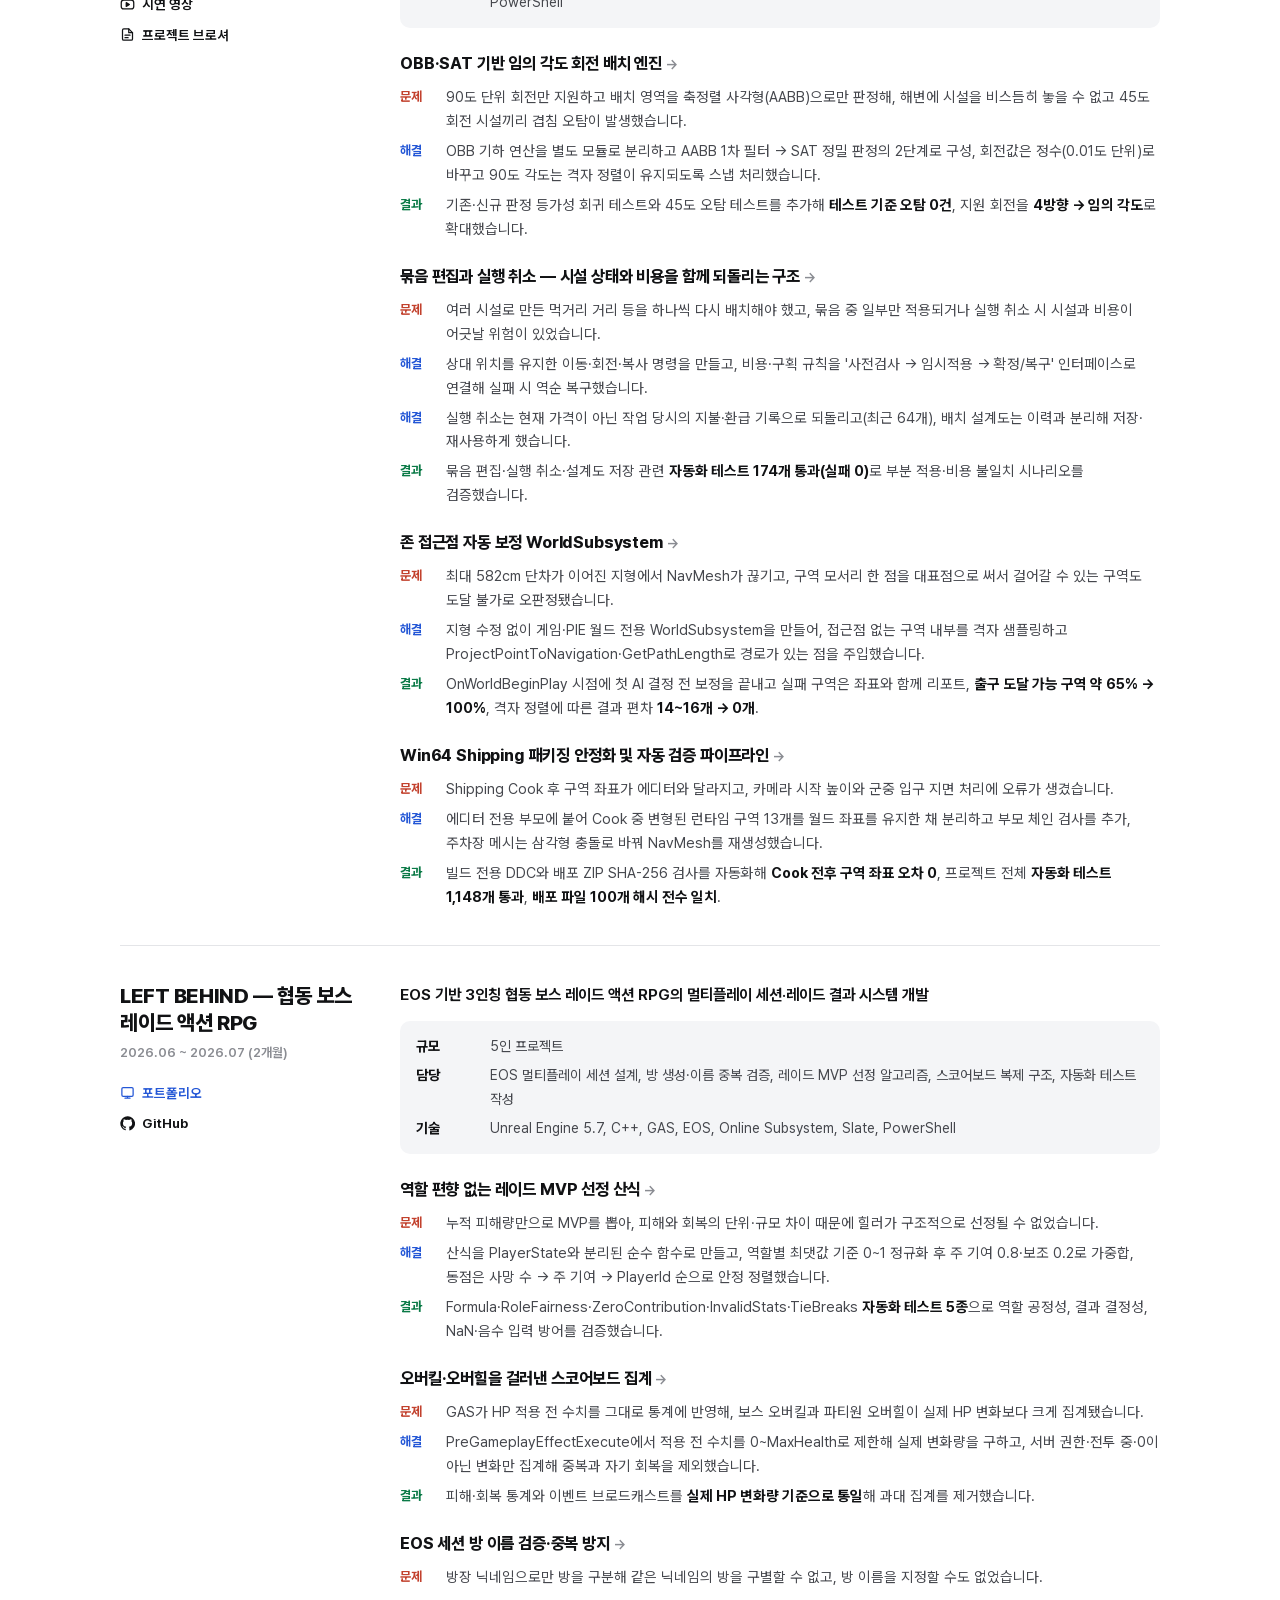
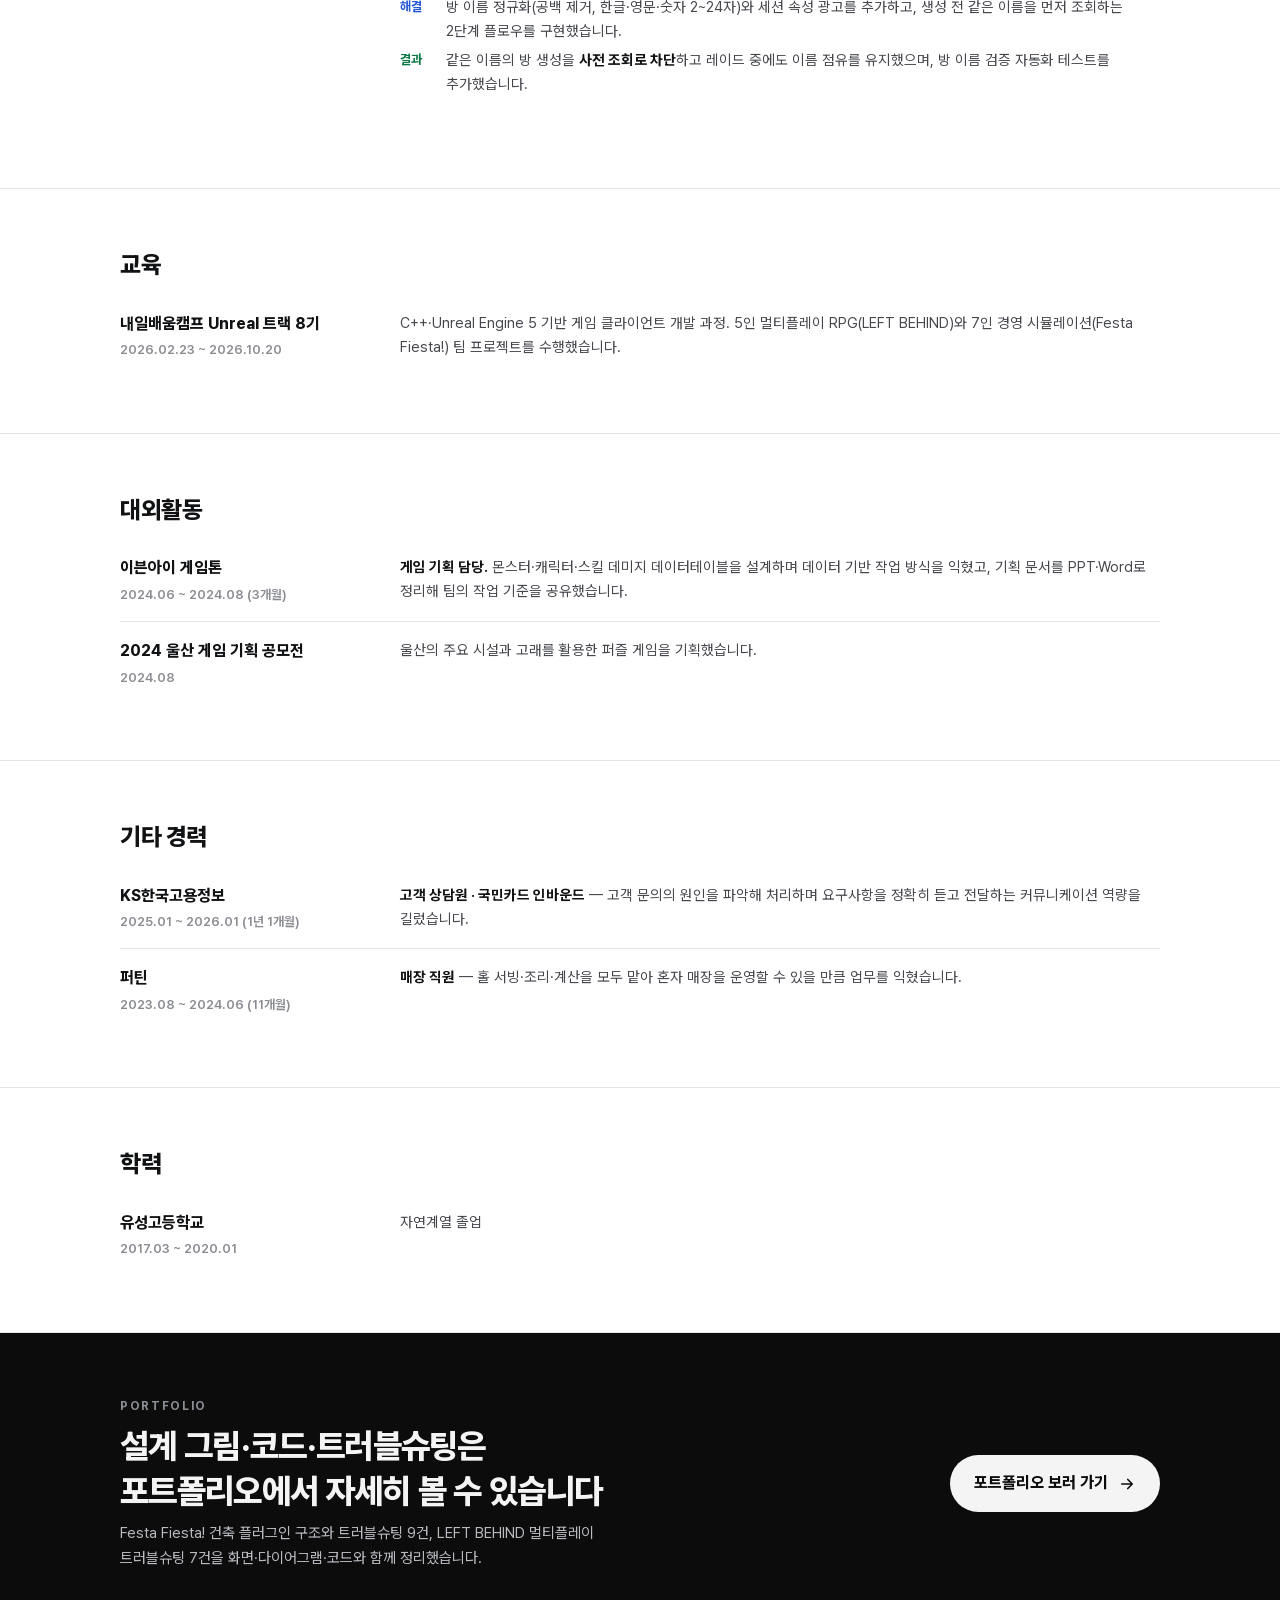
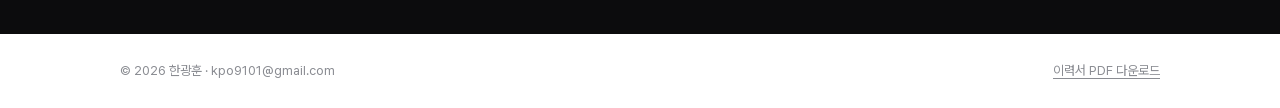
<file: resume/index.html>
<!doctype html>
<html lang="ko">
<head>
<meta charset="utf-8">
<meta name="viewport" content="width=device-width, initial-scale=1">
<title>한광훈 이력서 · Unreal C++ 게임 클라이언트 프로그래머</title>
<meta name="description" content="복잡한 시스템을 모듈로 분리하고 테스트로 검증하며 완성하는 게임 클라이언트 프로그래머입니다.">
<link rel="canonical" href="https://kpo9101.github.io/resume/">
<meta property="og:type" content="website">
<meta property="og:title" content="한광훈 이력서 · Unreal C++ 게임 클라이언트 프로그래머">
<meta property="og:description" content="복잡한 시스템을 모듈로 분리하고 테스트로 검증하며 완성하는 게임 클라이언트 프로그래머입니다.">
<meta property="og:url" content="https://kpo9101.github.io/resume/">
<meta property="og:image" content="https://kpo9101.github.io/img/og-resume-20261019.png">
<meta property="og:image:secure_url" content="https://kpo9101.github.io/img/og-resume-20261019.png">
<meta property="og:image:width" content="1200">
<meta property="og:image:height" content="630">
<meta property="og:image:type" content="image/png">
<meta property="og:image:alt" content="한광훈 이력서 · Unreal C++ 게임 클라이언트 프로그래머">
<meta name="twitter:card" content="summary_large_image">
<meta name="twitter:title" content="한광훈 이력서 · Unreal C++ 게임 클라이언트 프로그래머">
<meta name="twitter:description" content="복잡한 시스템을 모듈로 분리하고 테스트로 검증하며 완성하는 게임 클라이언트 프로그래머입니다.">
<meta name="twitter:image" content="https://kpo9101.github.io/img/og-resume-20261019.png">
<meta name="twitter:image:alt" content="한광훈 이력서 · Unreal C++ 게임 클라이언트 프로그래머">
<script>window.location.replace('/' + window.location.search + window.location.hash);</script>
<style>
body { margin: 0; padding: 64px 24px; background: #f9fbff; color: #111d32; font-family: system-ui, sans-serif; text-align: center; }
main { max-width: 680px; margin: auto; }
img { display: block; width: 100%; height: auto; margin-bottom: 24px; }
a { display: inline-block; margin: 8px; color: #2457d6; font-weight: 600; }
</style>
</head>
<body>
<main>
  <img src="/img/og-resume-20261019.png" width="1200" height="630" alt="한광훈 · Unreal C++ 게임 클라이언트 프로그래머">
  <h1>한광훈 이력서</h1>
  <a href="/">이력서 보기</a>
  <a href="/resume.pdf" download="한광훈_이력서.pdf">이력서 PDF 다운로드</a>
</main>
</body>
</html>
</file>
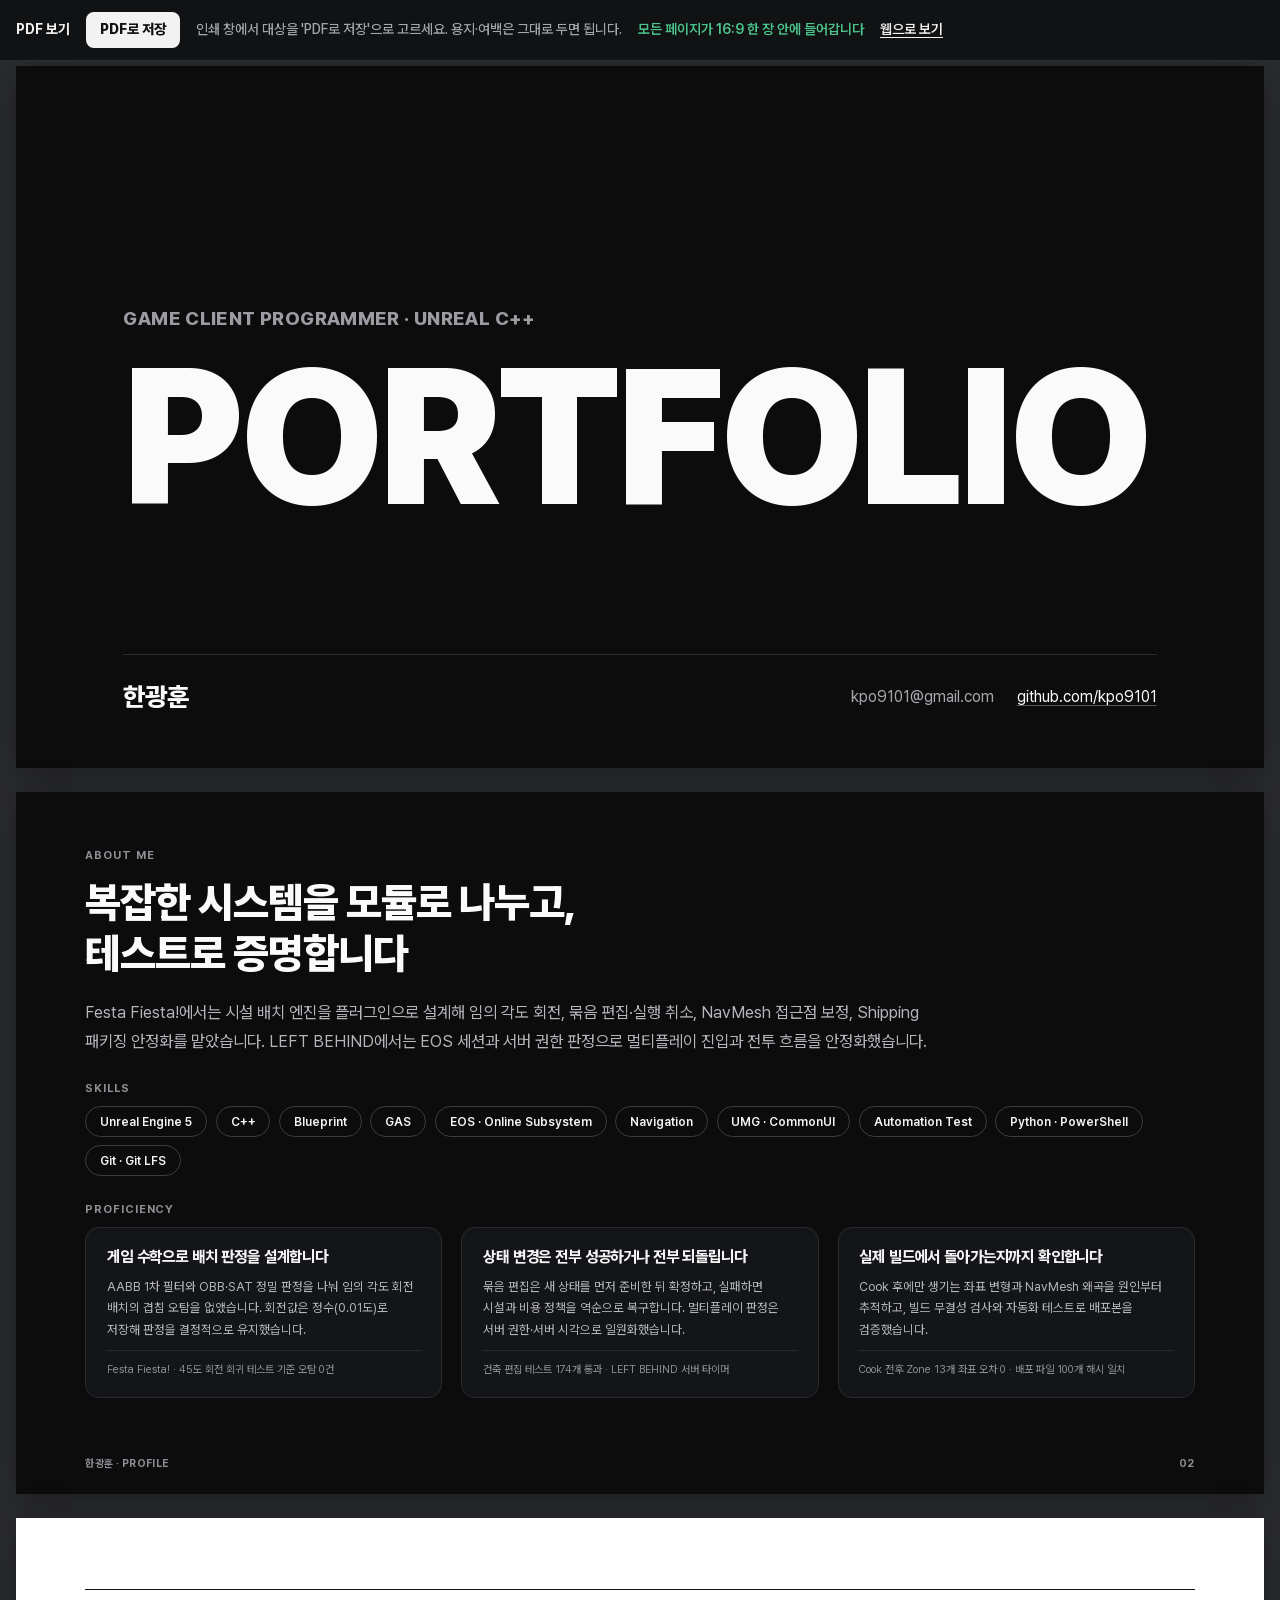
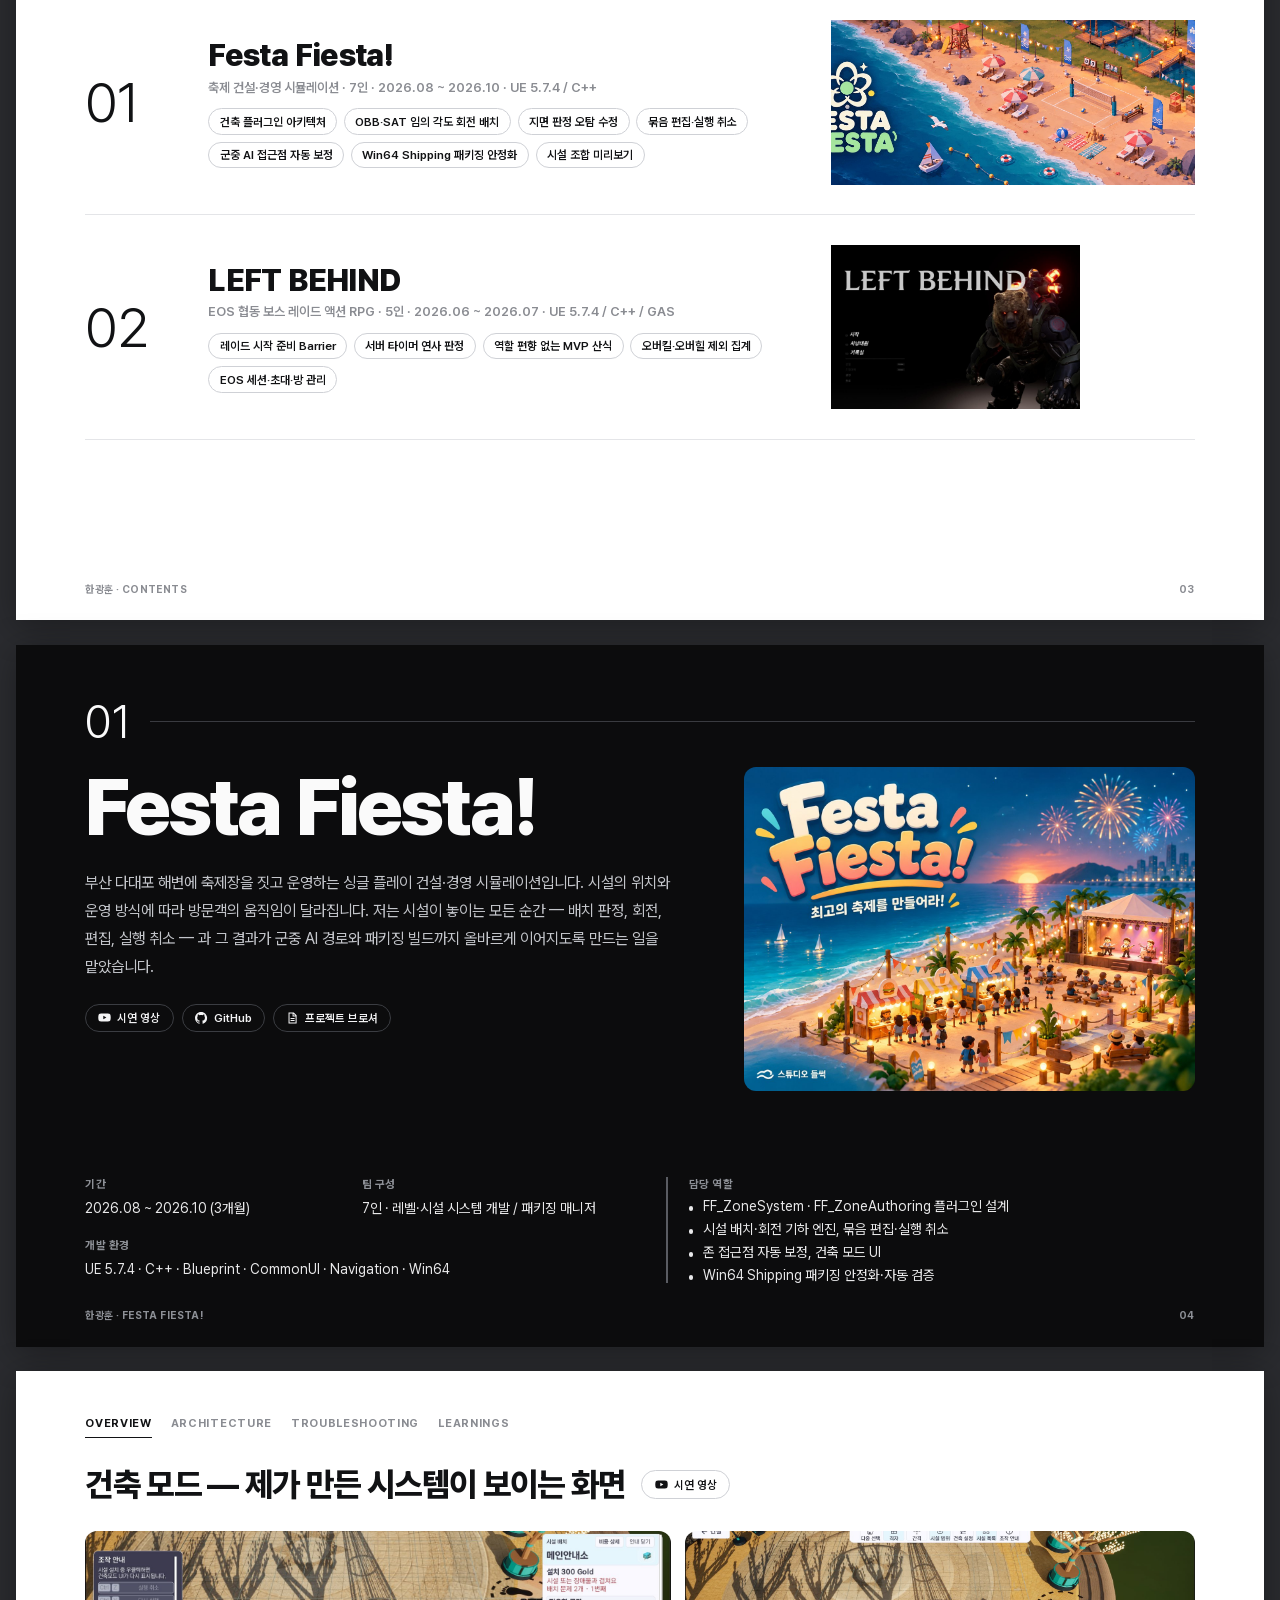
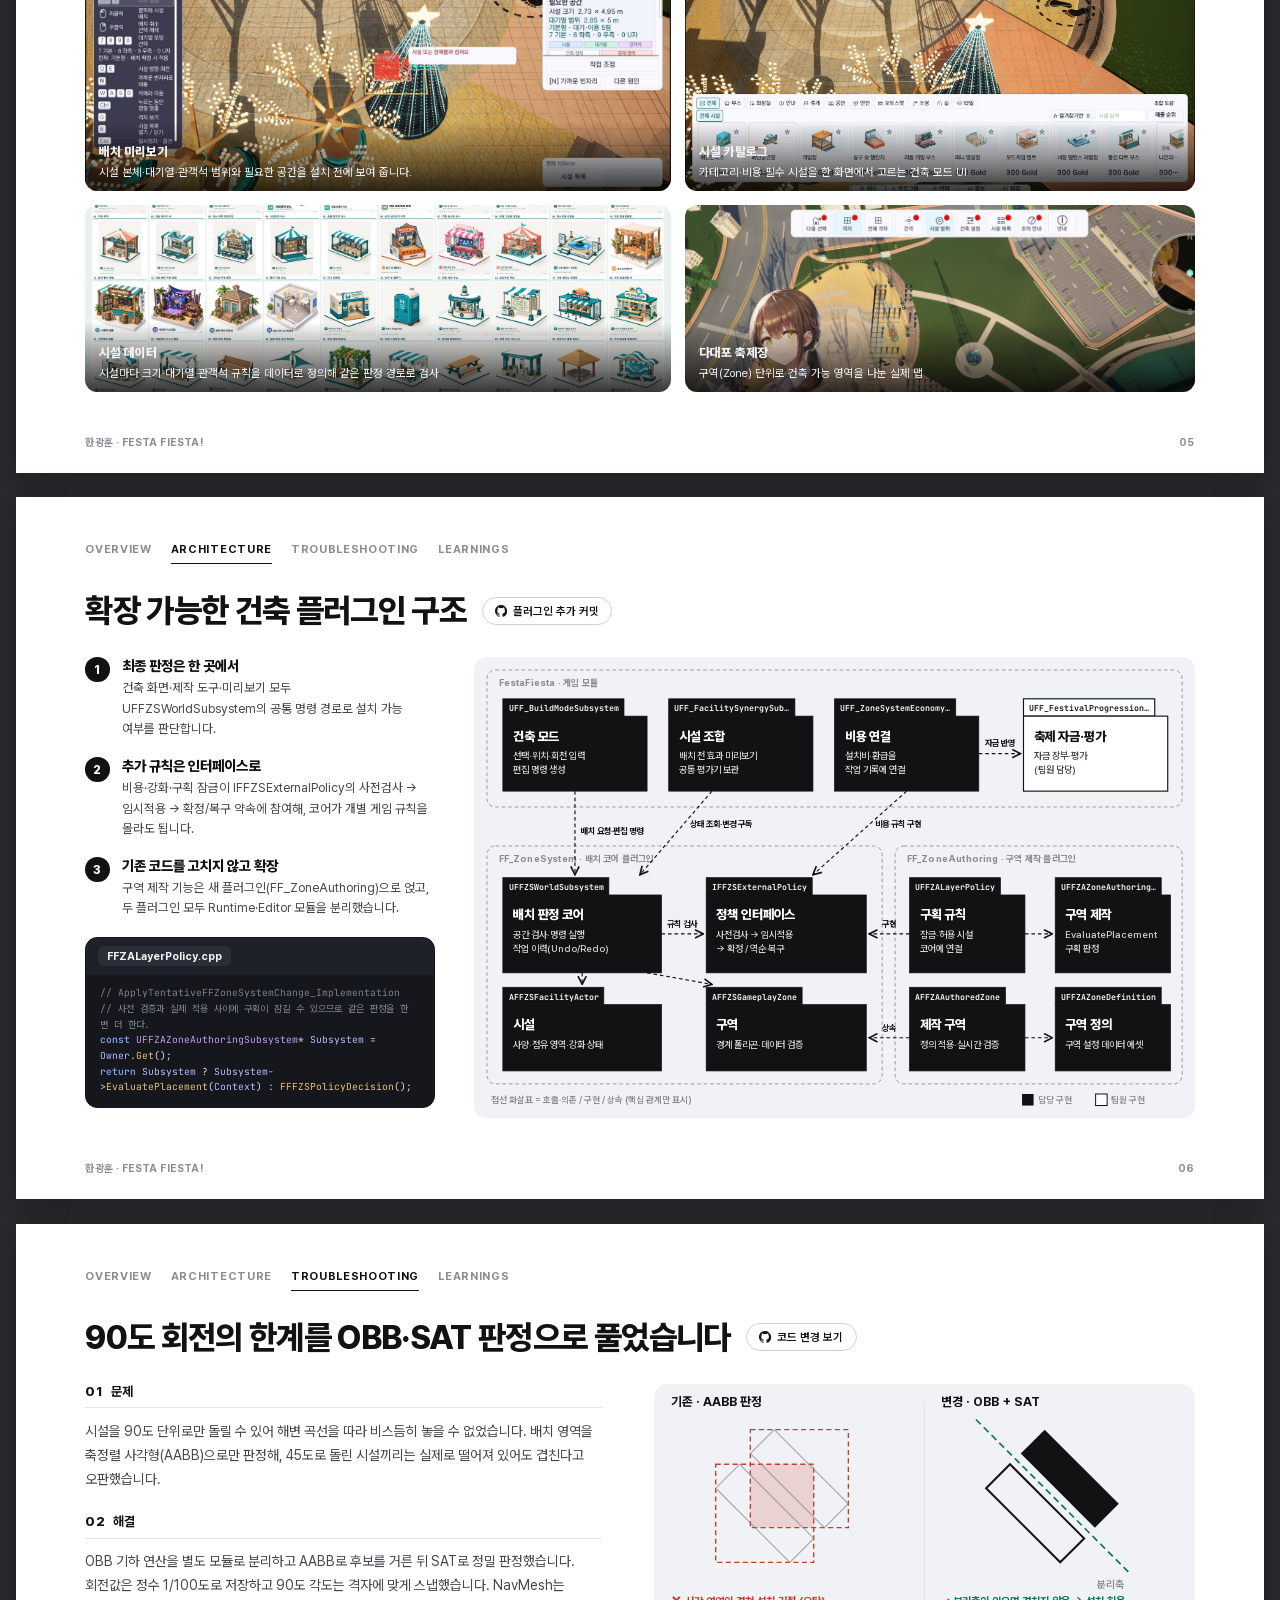
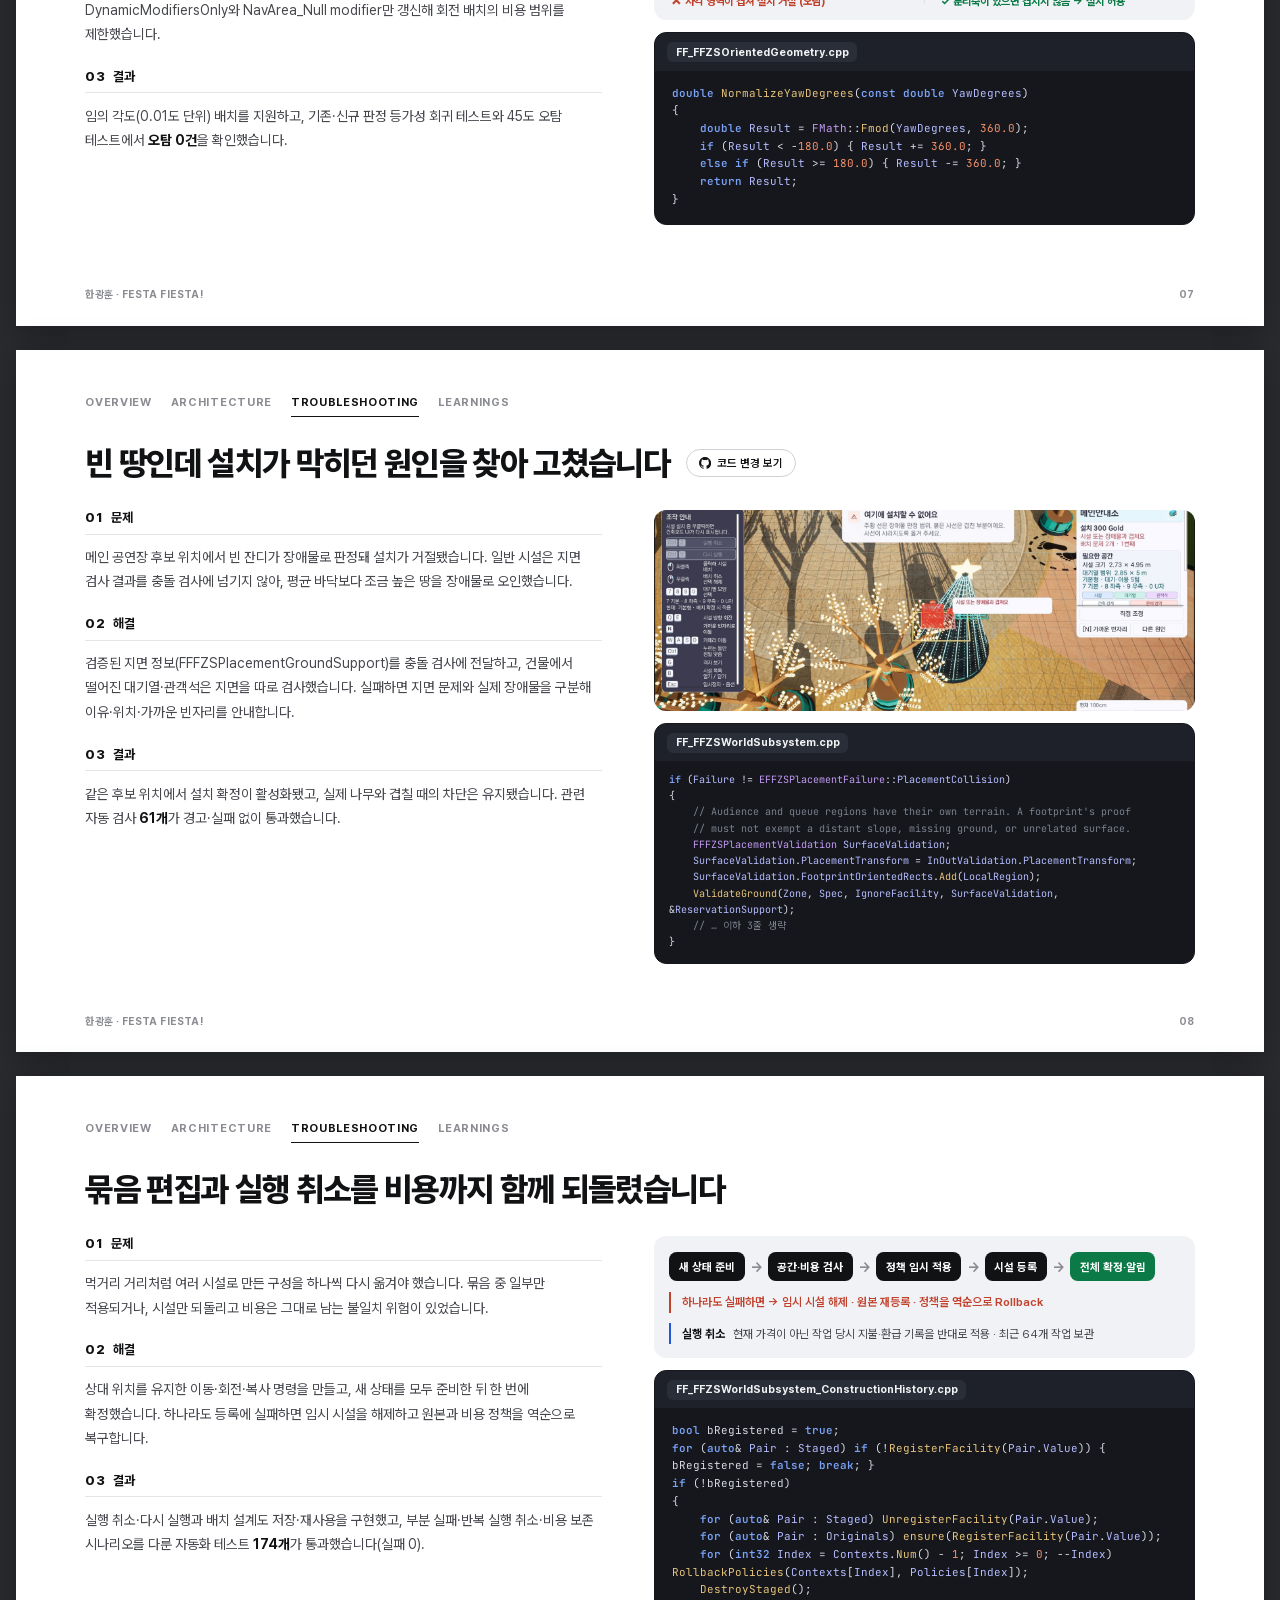
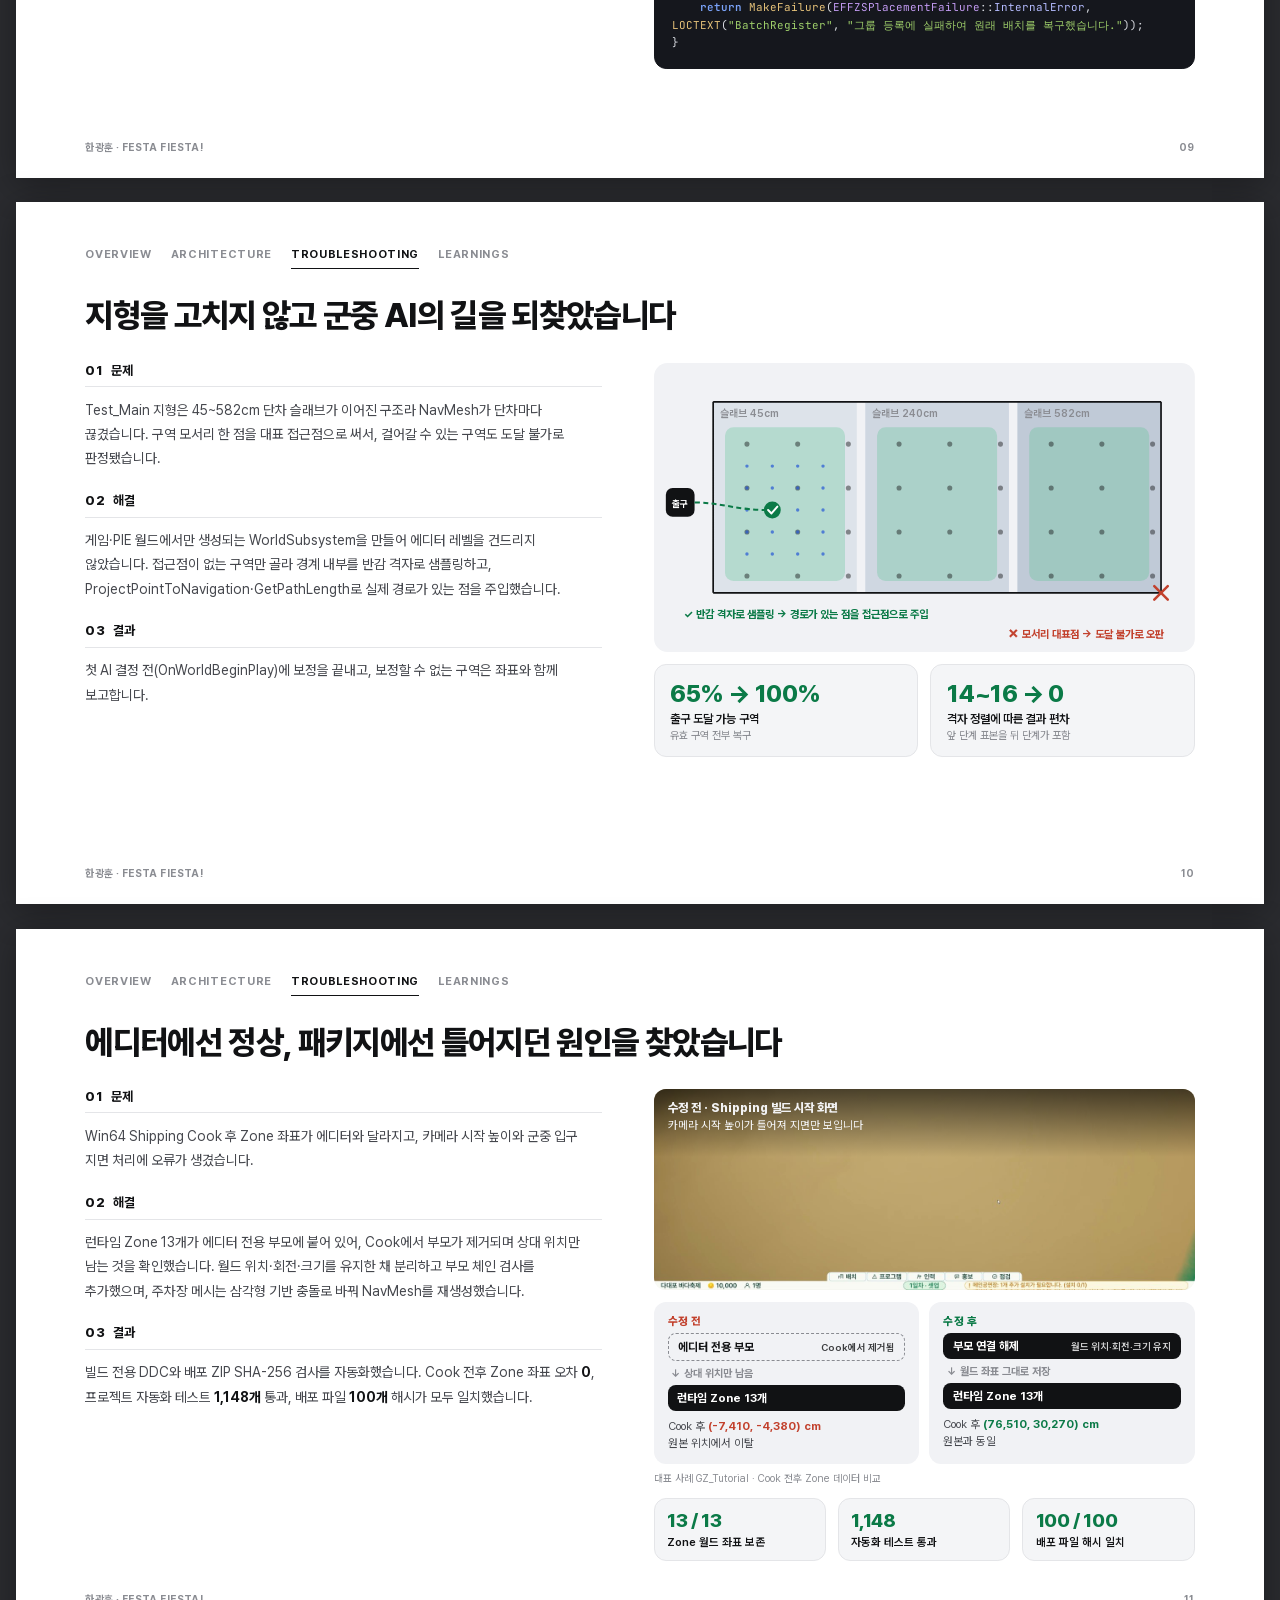
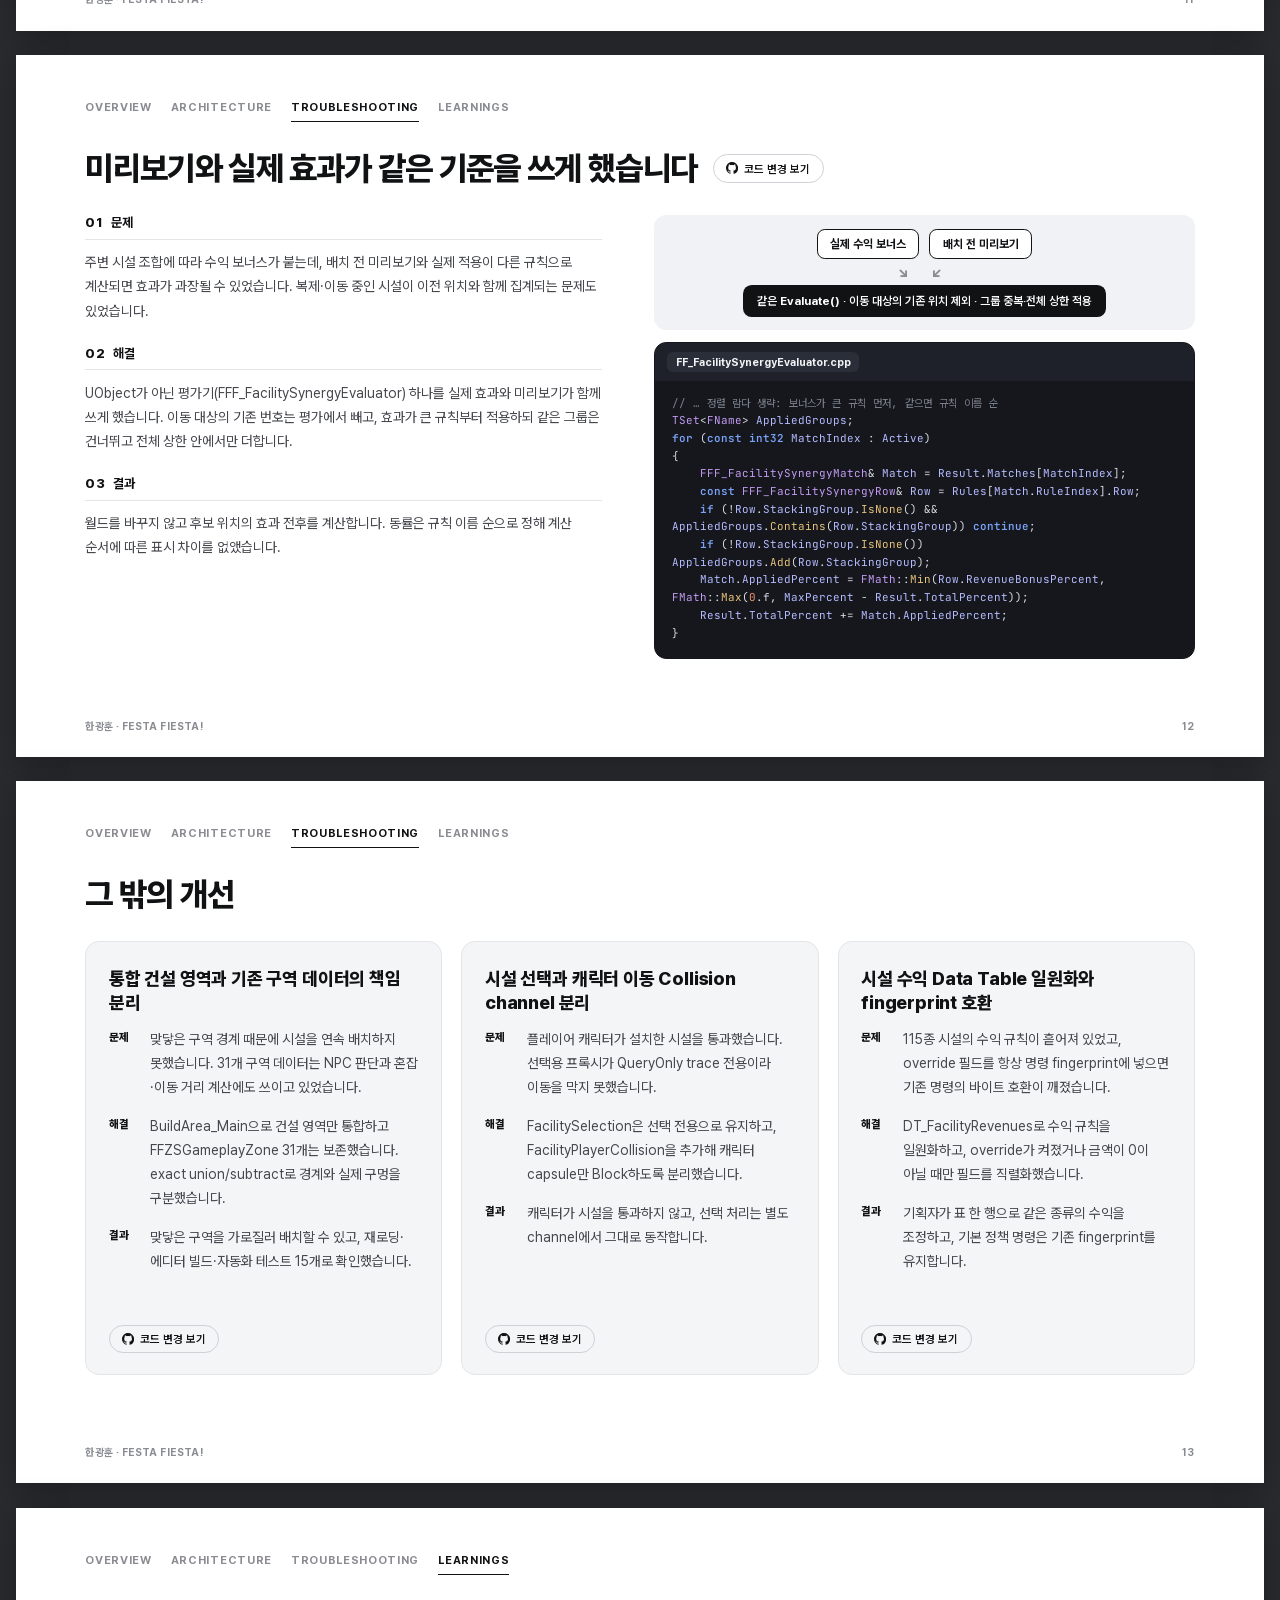
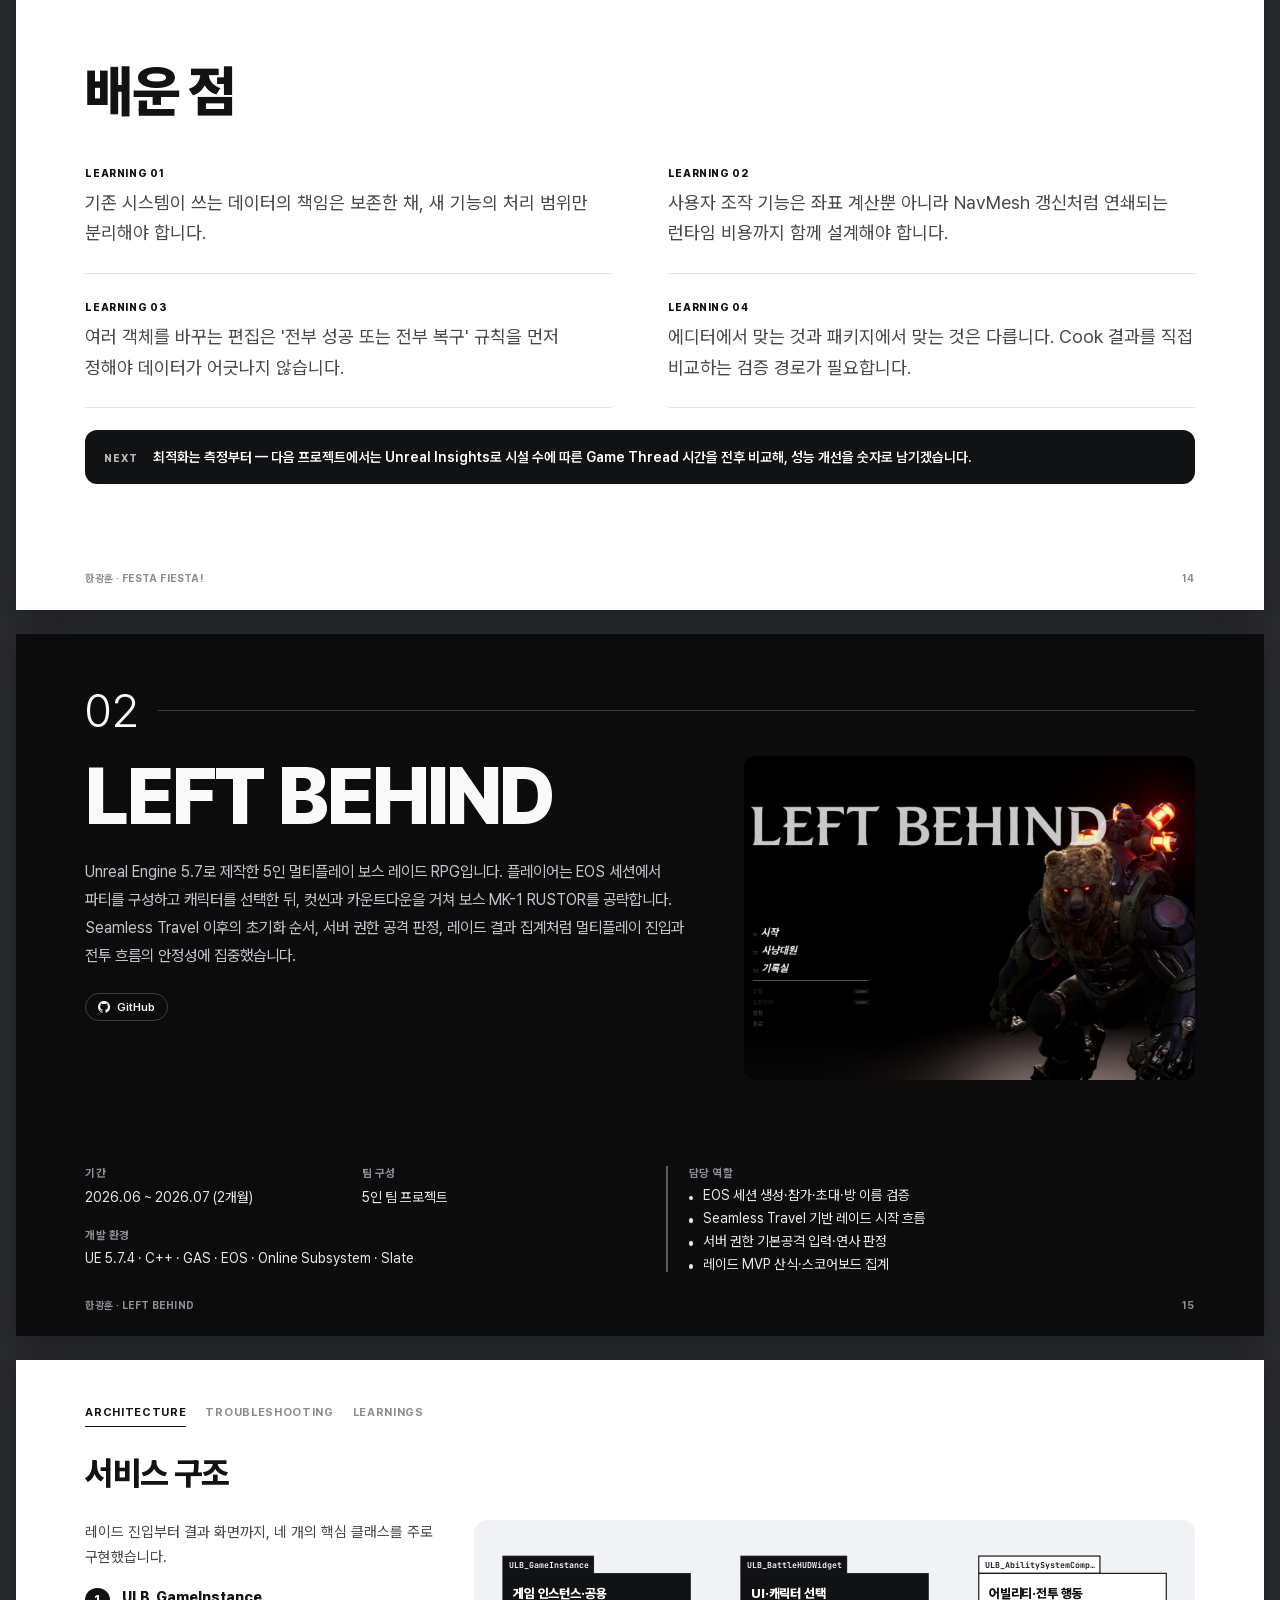
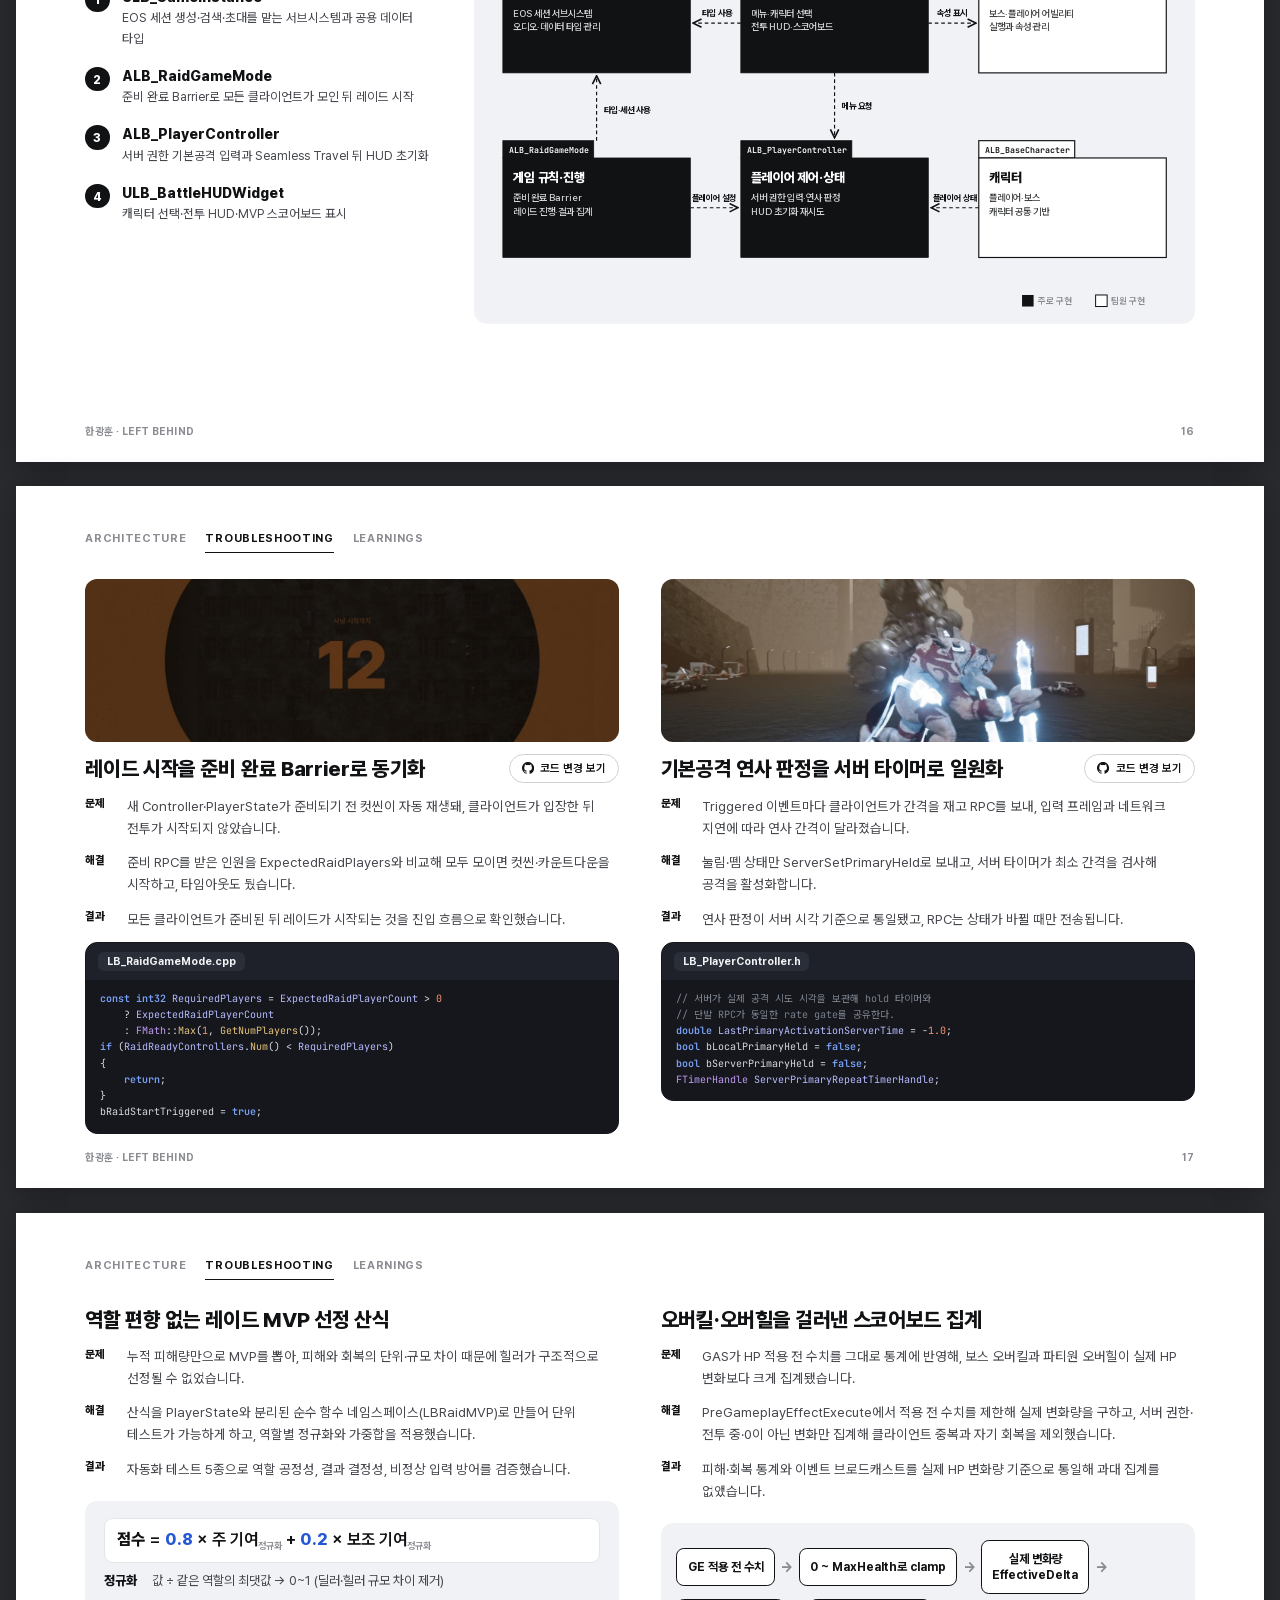
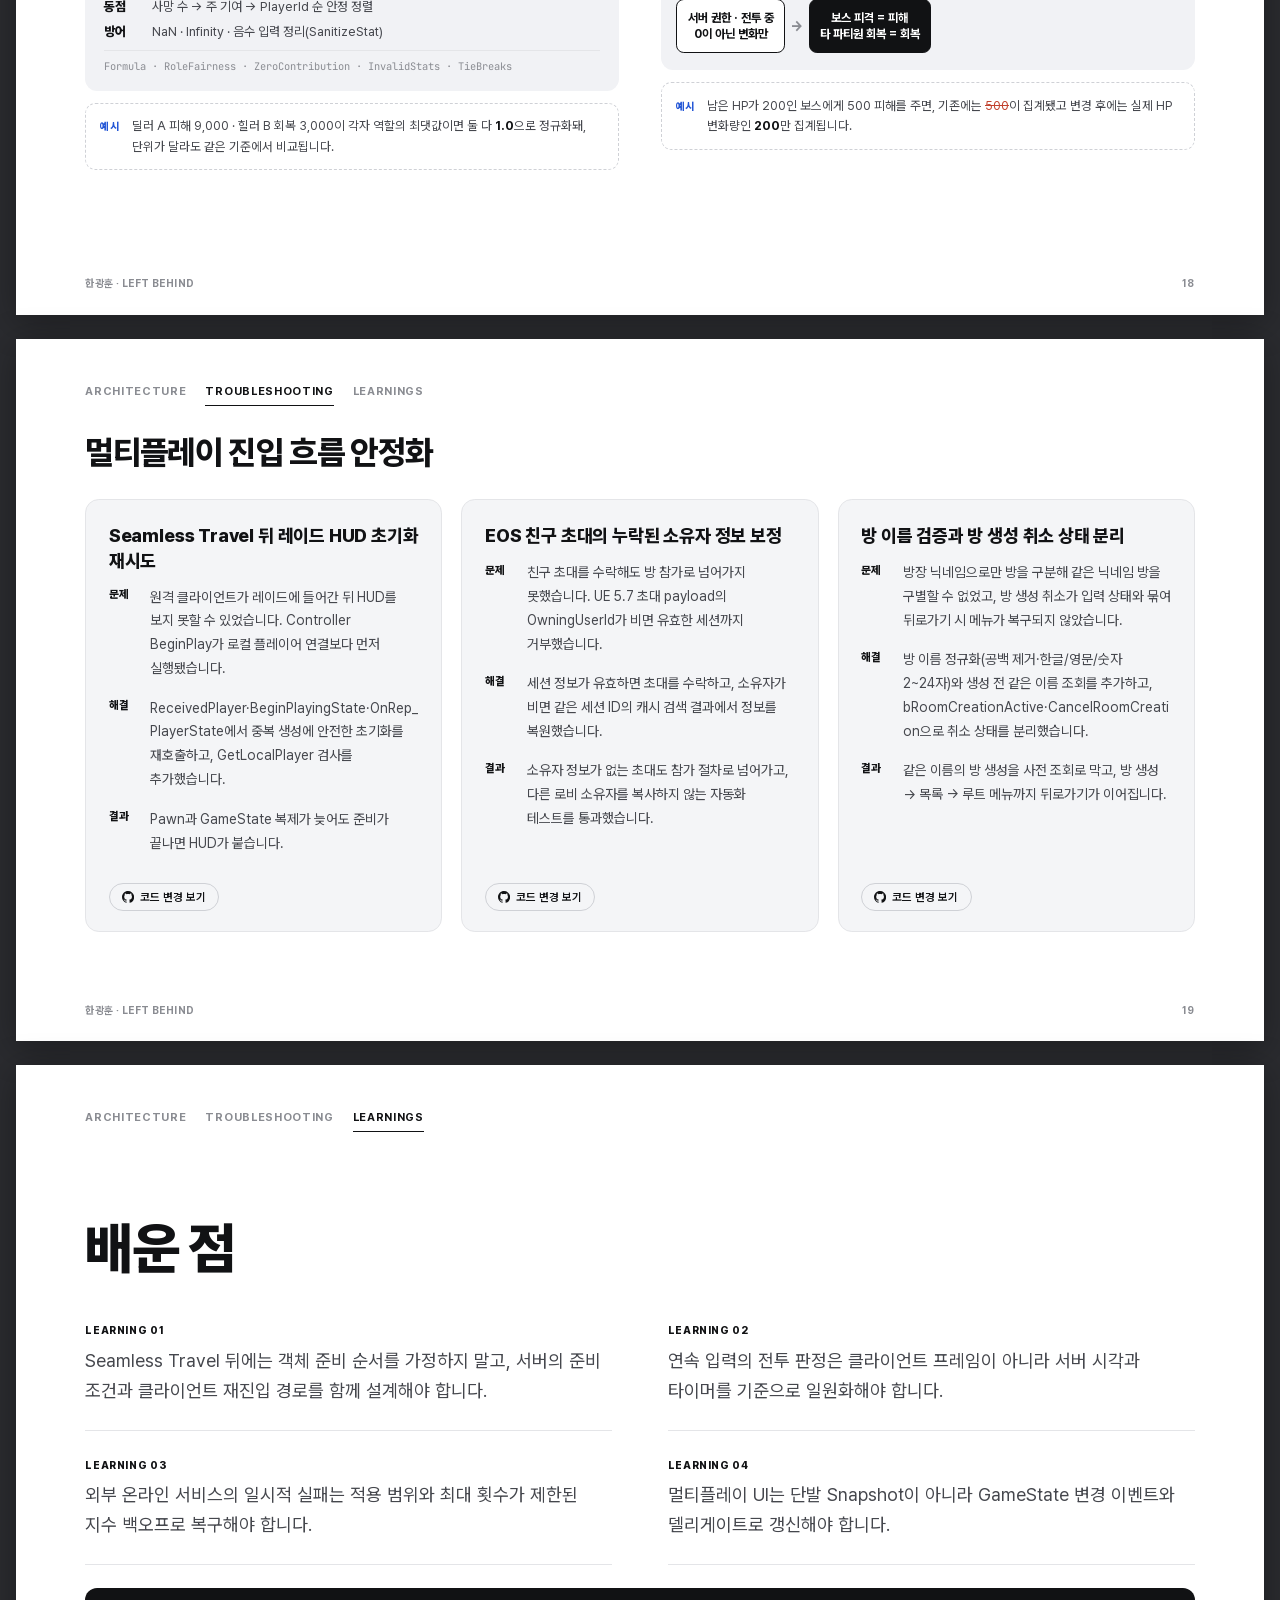
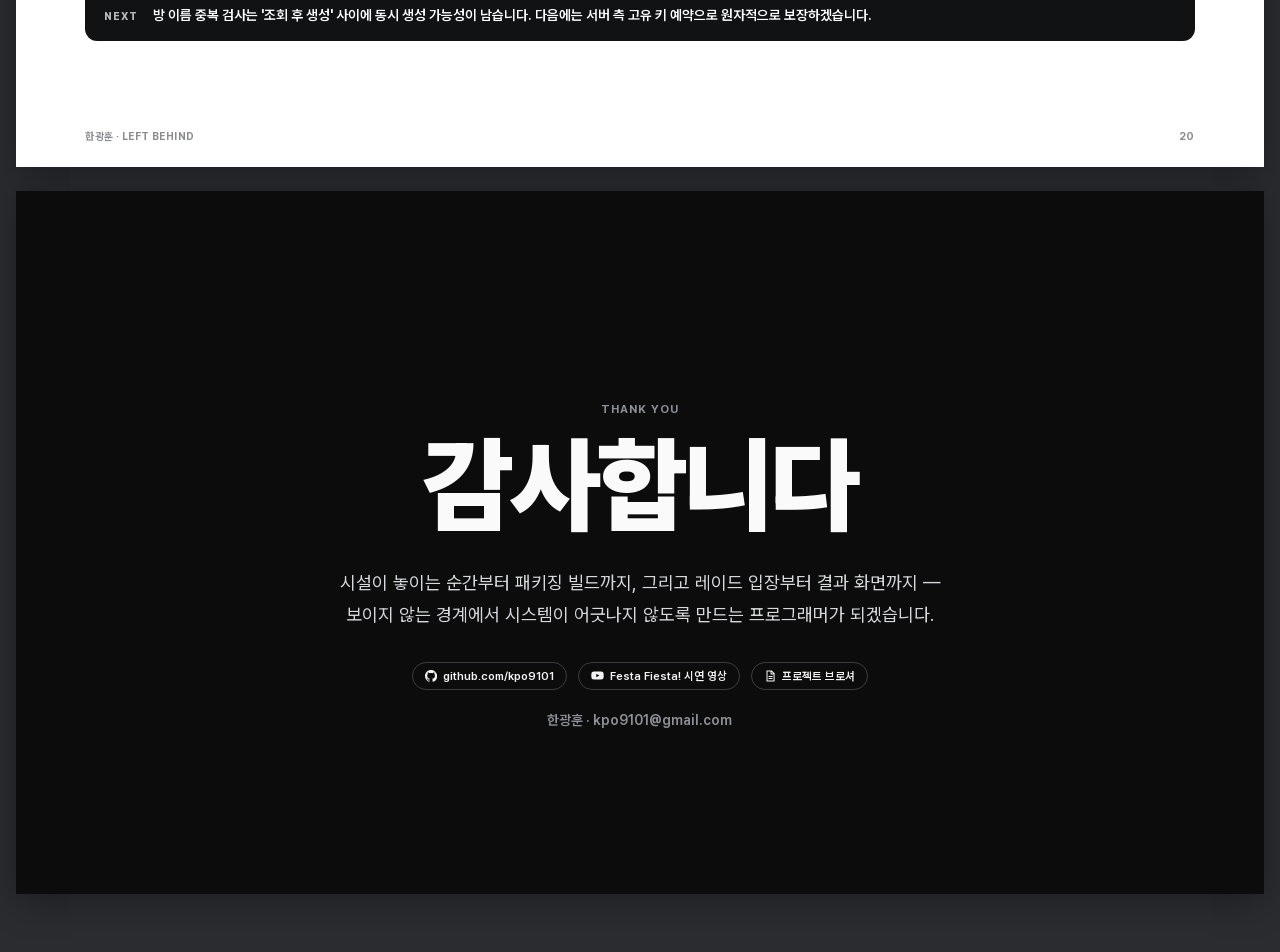
<file: pdf.html>
<!doctype html>
<html lang="ko">
<head>
<meta charset="utf-8">
<meta name="viewport" content="width=device-width, initial-scale=1, viewport-fit=cover">
<title>한광훈 포트폴리오 PDF</title>
<meta name="robots" content="noindex">
<link rel="icon" href="data:image/svg+xml,%3Csvg xmlns='http://www.w3.org/2000/svg' viewBox='0 0 64 64'%3E%3Crect width='64' height='64' rx='14' fill='%230c0c0d'/%3E%3Ctext x='32' y='43' font-size='30' font-family='sans-serif' font-weight='800' fill='%23fafafa' text-anchor='middle'%3EH%3C/text%3E%3C/svg%3E">
<link rel="stylesheet" href="style.css">
<style>:root { color-scheme: light; } html, body { margin: 0; }</style>
</head>
<body class="deck" data-mode="deck">
<div class="pdf-bar">
  <strong>PDF 보기</strong>
  <button id="print-btn" type="button">PDF로 저장</button>
  <span class="hint">인쇄 창에서 대상을 'PDF로 저장'으로 고르세요. 용지·여백은 그대로 두면 됩니다.</span>
  <span id="deck-status"></span>
  <a href="portfolio.html">웹으로 보기</a>
</div>
<main id="app"></main>
<script src="diagrams.js"></script>
<script src="app.js"></script>
</body>
</html>
</file>
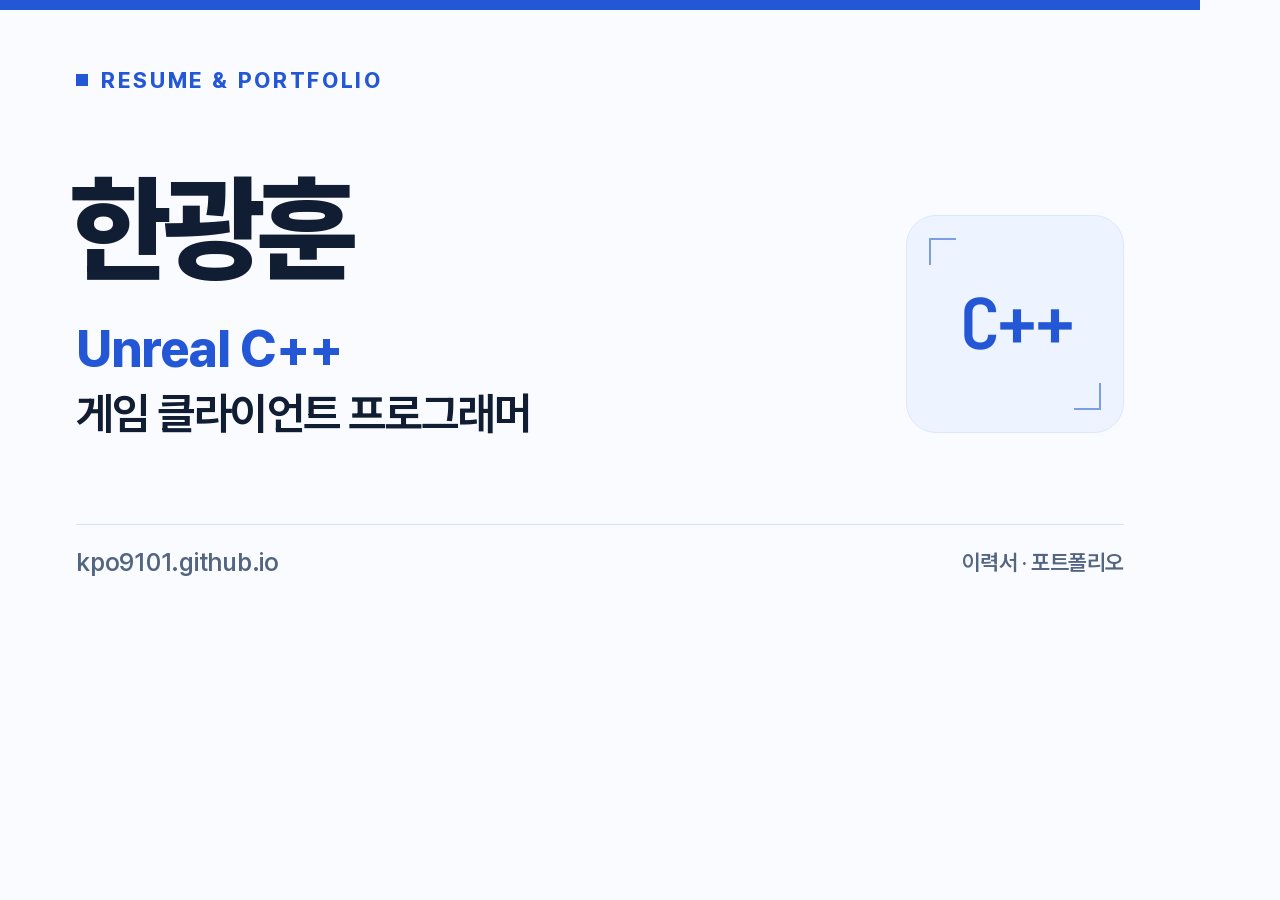
<file: .github/scripts/resume_share_card.html>
<!doctype html>
<html lang="ko">
<head>
<meta charset="utf-8">
<meta name="viewport" content="width=1200, initial-scale=1">
<title>한광훈 이력서 공유 카드</title>
<style>
@font-face {
  font-family: Pretendard;
  font-weight: 45 920;
  src: url("../../fonts/PretendardVariable.woff2") format("woff2");
}
@font-face {
  font-family: JetBrains;
  font-weight: 600;
  src: url("../../fonts/jetbrains-mono-latin-600-normal.woff2") format("woff2");
}
* { box-sizing: border-box; }
html, body { margin: 0; width: 1200px; height: 630px; overflow: hidden; }
body { color: #111d32; font-family: Pretendard, sans-serif; background: #f9fbff; }
.card { position: relative; width: 1200px; height: 630px; border-top: 10px solid #2457d6; }
.eyebrow { position: absolute; left: 76px; top: 57px; display: flex; align-items: center; gap: 13px; color: #2457d6; font-size: 22px; font-weight: 750; letter-spacing: .12em; }
.eyebrow::before { content: ""; width: 12px; height: 12px; background: #2457d6; }
h1 { position: absolute; left: 70px; top: 153px; margin: 0; font-size: 116px; font-weight: 850; letter-spacing: -.055em; line-height: 1.15; }
.role-en { position: absolute; left: 76px; top: 310px; color: #2457d6; font-size: 51px; font-weight: 780; letter-spacing: -.025em; line-height: 1.15; }
.role-ko { position: absolute; left: 76px; top: 378px; font-size: 44px; font-weight: 650; letter-spacing: -.035em; line-height: 1.2; }
.symbol { position: absolute; right: 76px; top: 205px; width: 218px; height: 218px; display: flex; align-items: center; justify-content: center; border: 1px solid #dce6ff; border-radius: 30px; background: #edf3ff; color: #2457d6; font-family: JetBrains, monospace; font-size: 70px; font-weight: 600; letter-spacing: -.07em; }
.symbol::before, .symbol::after { content: ""; position: absolute; width: 25px; height: 25px; border-color: #2457d6; border-style: solid; opacity: .55; }
.symbol::before { left: 22px; top: 22px; border-width: 2px 0 0 2px; }
.symbol::after { right: 22px; bottom: 22px; border-width: 0 2px 2px 0; }
footer { position: absolute; left: 76px; right: 76px; bottom: 53px; padding-top: 22px; border-top: 1px solid #d9e2f1; display: flex; align-items: center; justify-content: space-between; }
.url { color: #536581; font-size: 25px; font-weight: 550; letter-spacing: -.01em; }
.kind { color: #536581; font-size: 22px; font-weight: 600; letter-spacing: -.02em; }
</style>
</head>
<body>
<main class="card">
  <div class="eyebrow">RESUME &amp; PORTFOLIO</div>
  <h1>한광훈</h1>
  <div class="role-en">Unreal C++</div>
  <div class="role-ko">게임 클라이언트 프로그래머</div>
  <div class="symbol" aria-hidden="true">C++</div>
  <footer><span class="url">kpo9101.github.io</span><span class="kind">이력서 · 포트폴리오</span></footer>
</main>
</body>
</html>
</file>
<file: style.css>
@font-face { font-family: "Pretendard"; font-weight: 45 920; font-display: swap; src: url("fonts/PretendardVariable.woff2") format("woff2-variations"), url("fonts/PretendardVariable.woff2") format("woff2"); }
@font-face { font-family: "JBMono"; font-weight: 400; src: url("fonts/jetbrains-mono-latin-400-normal.woff2") format("woff2"); }
@font-face { font-family: "JBMono"; font-weight: 600; src: url("fonts/jetbrains-mono-latin-600-normal.woff2") format("woff2"); }

:root {
  --bg: #ffffff; --fg: #111214; --body: #45474d; --muted: #8a8c92; --line: #e4e5e8; --card: #f4f5f7; --chip-bd: #cfd1d6;
  --accent: #2457d6; --ok: #0b7a47; --bad: #c2412d; --em: #111214;
  --dg-bg: #f1f2f5; --bx-s: #111214; --bx-s-fg: #ffffff; --bx-w: #ffffff; --bx-w-fg: #111214; --bx-bd: #111214;
  --code-bg: #15171d; --code-head: #1e2129; --code-fg: #d7dae0; --code-bd: #15171d;
  --dark-bg: #0c0c0d; --dark-fg: #f4f4f5;
  --slab0: #dde3ea; --slab1: #cfd7e1; --slab2: #c0cad7; --focus: #2457d6;
}
@media (prefers-color-scheme: dark) {
  :root:not([data-theme="light"]) {
    --bg: #131417; --fg: #eeeff1; --body: #b9bbc1; --muted: #8b8e95; --line: #2a2c31; --card: #1c1e22; --chip-bd: #3a3d44;
    --accent: #7ea2ff; --ok: #4cc38a; --bad: #ff8a73; --em: #ffffff;
    --dg-bg: #1a1c20; --bx-s: #eeeff1; --bx-s-fg: #111214; --bx-w: #1f2126; --bx-w-fg: #eeeff1; --bx-bd: #cfd1d6;
    --slab0: #2a3038; --slab1: #323a44; --slab2: #3b4450; --focus: #7ea2ff; --code-bg: #0d0e12; --code-head: #17191f; --code-bd: #2e3138; color-scheme: dark;
  }
}
:root[data-theme="dark"] {
  --bg: #131417; --fg: #eeeff1; --body: #b9bbc1; --muted: #8b8e95; --line: #2a2c31; --card: #1c1e22; --chip-bd: #3a3d44;
  --accent: #7ea2ff; --ok: #4cc38a; --bad: #ff8a73; --em: #ffffff;
  --dg-bg: #1a1c20; --bx-s: #eeeff1; --bx-s-fg: #111214; --bx-w: #1f2126; --bx-w-fg: #eeeff1; --bx-bd: #cfd1d6;
  --slab0: #2a3038; --slab1: #323a44; --slab2: #3b4450; --focus: #7ea2ff; --code-bg: #0d0e12; --code-head: #17191f; --code-bd: #2e3138; color-scheme: dark;
}

* { box-sizing: border-box; }
html, body { margin: 0; padding: 0; }
body { background: var(--bg); color: var(--fg); font-family: "Pretendard", "Apple SD Gothic Neo", "Malgun Gothic", "Noto Sans CJK KR", "Noto Sans KR", system-ui, sans-serif; word-break: keep-all; overflow-wrap: anywhere; -webkit-print-color-adjust: exact; print-color-adjust: exact; text-rendering: optimizeLegibility; }
a { color: inherit; text-decoration: none; }
a:focus-visible { outline: 2px solid var(--focus); outline-offset: 3px; border-radius: 6px; }
figure { margin: 0; }
img { display: block; max-width: 100%; }
h1, h2, h3, h4, h5, p { margin: 0; }
ul { margin: 0; padding-left: 18px; }

/* ---------- shared components ---------- */
.page { position: relative; background: var(--bg); color: var(--fg); }
.page.dark { background: var(--dark-bg); color: var(--dark-fg); --fg: #f4f4f5; --body: #b4b6bc; --muted: #8d9096; --line: #2b2c30; --card: #18191c; --chip-bd: #3b3d42; --accent: #8aaaff; }
.tabs { display: flex; gap: 22px; font-size: 13px; font-weight: 700; letter-spacing: .06em; color: var(--muted); }
.tabs span { padding-bottom: 8px; border-bottom: 2px solid transparent; }
.tabs span.on { color: var(--fg); border-color: var(--fg); }
.eyebrow { font-size: 13px; font-weight: 700; letter-spacing: .08em; color: var(--muted); text-transform: uppercase; }
.eyebrow.center { text-align: center; }
.foot { display: flex; justify-content: space-between; font-size: 12px; font-weight: 700; letter-spacing: .04em; color: var(--muted); }
.t-head { display: flex; align-items: center; gap: 18px; flex-wrap: wrap; }
.t-title { font-size: 38px; font-weight: 800; letter-spacing: -0.02em; line-height: 1.25; color: var(--fg); }
.pill { display: inline-flex; align-items: center; gap: 7px; padding: 7px 14px; border: 1px solid var(--chip-bd); border-radius: 999px; font-size: 13px; font-weight: 600; color: var(--fg); background: transparent; white-space: nowrap; }
.pill:hover { border-color: var(--fg); }
.pill-dark { border-color: #3b3d42; color: #f4f4f5; }
.pills { display: flex; gap: 10px; flex-wrap: wrap; }
em { font-style: normal; font-weight: 700; color: var(--em); }

.blk h4 { font-size: 15px; font-weight: 700; color: var(--fg); padding-bottom: 10px; border-bottom: 1px solid var(--line); margin-bottom: 12px; }
.blk h4 b { font-weight: 800; margin-right: 6px; letter-spacing: .02em; }
.blk p { font-size: 16px; line-height: 1.75; color: var(--body); }
.blk + .blk { margin-top: 26px; }

.shot { border-radius: 14px; overflow: hidden; background: var(--card); }
.shot img { width: 100%; height: 100%; object-fit: cover; }
.shot.contain img { object-fit: contain; background: #f3f6f8; }

.code { background: var(--code-bg); border-radius: 14px; overflow: hidden; color: var(--code-fg); border: 1px solid var(--code-bd); }
.code-head { background: var(--code-head); padding: 10px 14px; }
.code-head span { display: inline-block; font-size: 12.5px; font-weight: 700; color: #f1f2f4; background: #2a2e38; padding: 4px 10px; border-radius: 7px; }
.code pre { margin: 0; padding: 16px 20px 18px; font-family: "JBMono", "DejaVu Sans Mono", ui-monospace, monospace; font-size: 12.6px; line-height: 1.62; white-space: pre-wrap; word-break: normal; overflow-wrap: anywhere; tab-size: 4; font-variant-ligatures: none; font-feature-settings: "liga" 0, "calt" 0; }
.code-xs pre { font-size: 11.6px; padding: 12px 16px 14px; }
.c-kw { color: #7aa2f7; font-weight: 600; } .c-fn { color: #e7c37a; } .c-ty { color: #c39bf3; } .c-id { color: #b5bcff; } .c-num { color: #f7936b; } .c-str { color: #9ece6a; } .c-com { color: #7a808c; font-family: "JBMono", "Pretendard", monospace; }

.chips { display: flex; gap: 10px; flex-wrap: wrap; }
.chip { border: 1px solid var(--chip-bd); border-radius: 999px; padding: 8px 16px; font-size: 14px; font-weight: 600; }
.mini-h { font-size: 13px; font-weight: 700; letter-spacing: .08em; color: var(--muted); }
.cards3 { display: grid; grid-template-columns: repeat(3, 1fr); gap: 22px; }
.pcard { border: 1px solid var(--line); border-radius: 16px; padding: 22px 24px; display: flex; flex-direction: column; gap: 12px; background: var(--card); }
.pcard h3 { font-size: 18px; font-weight: 750; letter-spacing: -0.01em; }
.pcard p { font-size: 14.5px; line-height: 1.7; color: var(--body); flex: 1; }
.pcard small { font-size: 12.5px; color: var(--muted); border-top: 1px solid var(--line); padding-top: 12px; line-height: 1.5; }

.metrics { display: grid; grid-template-columns: 1fr 1fr; gap: 14px; }
.metric { border: 1px solid var(--line); border-radius: 14px; padding: 16px 18px; background: var(--card); display: flex; flex-direction: column; gap: 4px; }
.metric strong { font-size: 28px; font-weight: 800; letter-spacing: -0.02em; color: var(--ok); }
.metric span { font-size: 14px; font-weight: 600; color: var(--fg); }
.metric small { font-size: 12.5px; color: var(--muted); }

/* diagrams */
.diagram { display: block; width: 100%; height: auto; font-family: "Pretendard", sans-serif; }
.sv-bg { fill: var(--dg-bg); }
.sv-h { font-size: 15px; font-weight: 700; fill: var(--fg); }
.sv-t { font-size: 12.5px; font-weight: 600; fill: var(--muted); }
.sv-bad { font-size: 13px; font-weight: 700; fill: var(--bad); }
.sv-ok { font-size: 13px; font-weight: 700; fill: var(--ok); }
.sv-div { stroke: var(--line); stroke-width: 1.5; }
.sv-aabb { fill: none; stroke: var(--bad); stroke-width: 1.6; stroke-dasharray: 6 4; }
.sv-hit { fill: var(--bad); opacity: .18; }
.sv-ghost { fill: none; stroke: var(--muted); stroke-width: 1.4; opacity: .7; }
.sv-obb { fill: var(--bx-s); }
.sv-obb2 { fill: none; stroke: var(--fg); stroke-width: 2.4; }
.sv-axis { stroke: var(--ok); stroke-width: 2; stroke-dasharray: 8 5; }
.sv-slab { stroke: none; } .sv-slab0 { fill: var(--slab0); } .sv-slab1 { fill: var(--slab1); } .sv-slab2 { fill: var(--slab2); }
.sv-nav { fill: #4cc38a; opacity: .28; }
.sv-zone { fill: none; stroke: var(--fg); stroke-width: 2; stroke-dasharray: 2 0; }
.sv-dot { fill: var(--fg); opacity: .45; } .sv-dot2 { fill: var(--accent); opacity: .7; }
.sv-badg line { stroke: var(--bad); stroke-width: 3; stroke-linecap: round; }
.sv-exit { fill: var(--bx-s); } .sv-exitt { font-size: 11px; font-weight: 700; fill: var(--bx-s-fg); }
.sv-path { fill: none; stroke: var(--ok); stroke-width: 2.4; stroke-dasharray: 6 4; }
.sv-anchor { fill: var(--ok); } .sv-check { fill: none; stroke: #fff; stroke-width: 2.4; stroke-linecap: round; stroke-linejoin: round; }

.mod { fill: none; stroke: var(--muted); stroke-width: 1.2; stroke-dasharray: 5 4; }
.mod-t { font-size: 13px; font-weight: 700; fill: var(--muted); letter-spacing: .02em; }
.bx-s .bx-body, .bx-s .bx-tab { fill: var(--bx-s); stroke: var(--bx-s); }
.bx-s .bx-tag { fill: var(--bx-s-fg); } .bx-s .bx-title { fill: var(--bx-s-fg); } .bx-s .bx-desc { fill: var(--bx-s-fg); opacity: .82; }
.bx-w .bx-body, .bx-w .bx-tab { fill: var(--bx-w); stroke: var(--bx-bd); stroke-width: 1.6; }
.bx-w .bx-tag, .bx-w .bx-title, .bx-w .bx-desc { fill: var(--bx-w-fg); } .bx-w .bx-desc { opacity: .8; }
.bx-i .bx-body { stroke-dasharray: 0; }
.bx-tag { font-family: "JBMono", monospace; font-size: 11.5px; font-weight: 600; }
.bx-title { font-size: 18px; font-weight: 800; letter-spacing: -0.01em; }
.bx-desc { font-size: 13.5px; font-weight: 500; }
.ar { stroke: var(--fg); stroke-width: 1.6; stroke-dasharray: 5 4; }
.ar-h { stroke: var(--fg); stroke-width: 1.6; }
.ar-t { font-size: 12px; font-weight: 700; fill: var(--fg); }
.lg-s { fill: var(--bx-s); } .lg-w { fill: var(--bx-w); stroke: var(--bx-bd); stroke-width: 1.4; }
.lg-t { font-size: 12.5px; font-weight: 600; fill: var(--muted); }

/* flow / formula / steps */
.flow { background: var(--dg-bg); border-radius: 14px; padding: 18px 18px 16px; display: flex; flex-direction: column; gap: 12px; }
.fl-row { display: flex; align-items: center; gap: 6px; flex-wrap: wrap; }
.fl-row span { background: var(--bx-s); color: var(--bx-s-fg); font-size: 13px; font-weight: 700; padding: 9px 11px; border-radius: 9px; }
.fl-row span.fl-ok { background: var(--ok); color: #fff; }
.fl-row i { font-style: normal; color: var(--muted); font-weight: 700; }
.fl-back { font-size: 13.5px; font-weight: 600; color: var(--bad); border-left: 3px solid var(--bad); padding: 4px 0 4px 12px; }
.fl-undo { font-size: 13.5px; color: var(--body); border-left: 3px solid var(--accent); padding: 4px 0 4px 12px; }
.fl-undo b { color: var(--fg); margin-right: 6px; } .fl-undo u { text-decoration-color: var(--accent); text-underline-offset: 3px; }
.same-eval { background: var(--dg-bg); border-radius: 14px; padding: 16px; display: flex; flex-direction: column; align-items: center; gap: 6px; }
.se-src { display: flex; gap: 12px; } .se-src span { border: 1.6px solid var(--bx-bd); background: var(--bx-w); color: var(--bx-w-fg); border-radius: 9px; padding: 8px 14px; font-size: 13.5px; font-weight: 700; }
.se-arrow { color: var(--muted); font-weight: 800; letter-spacing: 10px; }
.se-core { background: var(--bx-s); color: var(--bx-s-fg); border-radius: 10px; padding: 10px 16px; font-size: 13.5px; font-weight: 600; text-align: center; }
.formula { background: var(--dg-bg); border-radius: 14px; padding: 20px 22px; display: flex; flex-direction: column; gap: 12px; }
.fx { font-size: 17px; font-weight: 600; color: var(--fg); background: var(--bg); border: 1px solid var(--line); border-radius: 10px; padding: 12px 14px; }
.fx b { color: var(--accent); font-weight: 800; } .fx-k { font-weight: 800; } .fx sub { font-size: 11px; color: var(--muted); }
.fx-row { font-size: 14px; color: var(--body); } .fx-row span { display: inline-block; min-width: 52px; font-weight: 800; color: var(--fg); }
.tags { font-family: "JBMono", monospace; font-size: 12px; color: var(--muted); border-top: 1px solid var(--line); padding-top: 10px; }
.steps { background: var(--dg-bg); border-radius: 14px; padding: 20px 18px; display: flex; align-items: center; gap: 6px; flex-wrap: wrap; }
.steps span { background: var(--bx-w); border: 1.6px solid var(--bx-bd); color: var(--bx-w-fg); font-size: 13px; font-weight: 700; padding: 9px 10px; border-radius: 9px; line-height: 1.35; text-align: center; }
.steps span.ok { background: var(--bx-s); color: var(--bx-s-fg); border-color: var(--bx-s); }
.steps i { font-style: normal; color: var(--muted); font-weight: 800; }

.example { display: flex; gap: 14px; align-items: baseline; border: 1px dashed var(--chip-bd); border-radius: 12px; padding: 14px 16px; }
.example span { font-size: 12px; font-weight: 800; letter-spacing: .06em; color: var(--accent); white-space: nowrap; }
.example p { font-size: 14.5px; line-height: 1.65; color: var(--body); }
.example b { color: var(--fg); } .example s { color: var(--bad); }

/* packaging comparison */
.pkg-shot { position: relative; }
.pkg-shot img { object-position: center bottom; }
.pkg-shot figcaption { position: absolute; left: 0; right: 0; top: 0; padding: 12px 16px 26px; font-size: 13px; line-height: 1.5; color: #f2f2f3; background: linear-gradient(to bottom, rgba(0,0,0,.62), rgba(0,0,0,0)); }
.pkg-shot figcaption b { display: block; font-size: 14px; font-weight: 800; }
.cmp { display: grid; grid-template-columns: 1fr 1fr; gap: 12px; }
.cmp-col { border-radius: 14px; padding: 14px 16px; background: var(--dg-bg); display: flex; flex-direction: column; gap: 6px; min-width: 0; }
.cmp-col h5 { font-size: 13px; font-weight: 800; letter-spacing: .02em; }
.cmp-col.bad h5 { color: var(--bad); } .cmp-col.ok h5 { color: var(--ok); }
.cmp .node { background: var(--bx-s); color: var(--bx-s-fg); border-radius: 9px; padding: 8px 12px; font-size: 13.5px; font-weight: 700; display: flex; justify-content: space-between; align-items: baseline; gap: 8px; flex-wrap: wrap; }
.cmp .node small { font-size: 11.5px; font-weight: 600; opacity: .8; }
.cmp .node.ghost { background: transparent; color: var(--fg); border: 1.6px dashed var(--muted); }
.cmp .link { font-size: 12.5px; font-weight: 700; color: var(--muted); padding-left: 4px; }
.cmp .pos { font-size: 13px; line-height: 1.5; color: var(--body); margin-top: 2px; }
.cmp-col.bad .pos b { color: var(--bad); } .cmp-col.ok .pos b { color: var(--ok); }
.cmp-note { font-size: 12px; color: var(--muted); margin-top: -4px; }
.metrics.m3 { grid-template-columns: repeat(3, 1fr); }
.metrics.m3 .metric { padding: 12px 14px; }
.metrics.m3 .metric strong { font-size: 22px; }
.metrics.m3 .metric span { font-size: 13px; }

/* mini cards */
.mcard { border: 1px solid var(--line); border-radius: 16px; padding: 24px 24px 22px; background: var(--card); display: flex; flex-direction: column; gap: 14px; }
.mcard h3 { font-size: 19px; font-weight: 800; letter-spacing: -0.01em; line-height: 1.35; }
.mcard dl { margin: 0; display: grid; grid-template-columns: 38px 1fr; row-gap: 14px; column-gap: 10px; align-content: start; }
.mcard dt { font-size: 13px; font-weight: 800; color: var(--fg); padding-top: 2px; }
.mcard dd { margin: 0; font-size: 14.5px; line-height: 1.68; color: var(--body); }
.mcard .pill { align-self: flex-start; margin-top: auto; }

/* learnings */
.ln-title { font-size: 56px; font-weight: 850; letter-spacing: -0.03em; color: var(--fg); }
.lrn-grid { display: grid; grid-template-columns: 1fr 1fr; column-gap: 64px; }
.lrn { padding: 22px 0; border-bottom: 2px solid var(--line); }
.lrn span { font-size: 12px; font-weight: 800; letter-spacing: .06em; color: var(--fg); }
.lrn p { font-size: 20px; line-height: 1.65; color: var(--body); margin-top: 10px; }
.next { margin-top: 26px; display: flex; gap: 18px; align-items: baseline; background: var(--fg); color: var(--bg); border-radius: 14px; padding: 18px 22px; }
.next span { font-size: 12px; font-weight: 800; letter-spacing: .08em; opacity: .7; }
.next p { font-size: 16px; line-height: 1.6; font-weight: 600; }

/* cover */
.cv-eyebrow { font-size: 22px; font-weight: 800; letter-spacing: .02em; color: #9a9ca2; }
.cv-title { font-size: 220px; font-weight: 900; letter-spacing: -0.03em; line-height: .95; color: #fafafa; margin-top: 18px; }
.cv-bottom { display: flex; justify-content: space-between; align-items: center; border-top: 1px solid #2c2d31; padding-top: 30px; }
.cv-name { font-size: 30px; font-weight: 800; color: #fafafa; }
.cv-contact { display: flex; gap: 26px; font-size: 18px; color: #a6a8ae; flex-wrap: wrap; }
.cv-contact a { color: #fafafa; text-decoration: underline; text-underline-offset: 4px; text-decoration-color: #555; }

/* about */
.ab-title { font-size: 48px; font-weight: 850; letter-spacing: -0.025em; line-height: 1.22; color: #fafafa; margin-top: 18px; }
.ab-lead { font-size: 19px; line-height: 1.75; color: #b4b6bc; max-width: 1000px; margin-top: 22px; }
.about .mini-h { margin: 30px 0 12px; }
.about .pcard { background: #141518; border-color: #2b2c30; }

/* contents */
.ct-list { display: flex; flex-direction: column; gap: 0; margin-top: 18px; }
.ct-row { display: grid; grid-template-columns: 110px 1fr 420px; gap: 32px; align-items: center; padding: 34px 0; border-bottom: 1px solid var(--line); }
.ct-row:first-child { border-top: 2px solid var(--fg); }
.ct-num { font-size: 64px; font-weight: 300; letter-spacing: -0.02em; color: var(--fg); }
.ct-body h3 { font-size: 36px; font-weight: 850; letter-spacing: -0.02em; }
.ct-body p { font-size: 15px; color: var(--muted); margin-top: 6px; font-weight: 600; }
.ct-body ul { list-style: none; padding: 0; display: flex; flex-wrap: wrap; gap: 8px; margin-top: 16px; }
.ct-body li { font-size: 13.5px; font-weight: 600; border: 1px solid var(--chip-bd); border-radius: 999px; padding: 6px 12px; }
.ct-thumb { height: 190px; border-radius: 14px; }
.ct-thumb img { height: 100%; object-fit: cover; }

/* intro */
.in-num { display: flex; align-items: center; gap: 22px; }
.in-num span { font-size: 54px; font-weight: 300; color: #fafafa; }
.in-num i { flex: 1; height: 1px; background: #3a3b40; }
.in-title { font-size: 92px; font-weight: 850; letter-spacing: -0.035em; line-height: 1; color: #fafafa; }
.in-desc { font-size: 18px; line-height: 1.8; color: #c3c5ca; margin: 26px 0 26px; }
.in-meta h5 { font-size: 13px; font-weight: 700; color: #8d9096; margin-bottom: 8px; letter-spacing: .02em; }
.in-meta p { font-size: 16px; color: #e9e9ea; line-height: 1.5; }
.meta-r { border-left: 3px solid #5a5c62; padding-left: 24px; }
.meta-r ul { list-style: none; padding: 0; display: flex; flex-direction: column; gap: 8px; }
.meta-r li { font-size: 16px; color: #e9e9ea; padding-left: 16px; position: relative; }
.meta-r li::before { content: ""; position: absolute; left: 0; top: .62em; width: 5px; height: 5px; border-radius: 50%; background: #e9e9ea; }

/* gallery */
.g-item { position: relative; border-radius: 14px; overflow: hidden; background: var(--card); }
.g-item img { width: 100%; height: 100%; object-fit: cover; }
.g-item figcaption { position: absolute; left: 0; right: 0; bottom: 0; padding: 26px 16px 12px; font-size: 13px; line-height: 1.5; color: #f2f2f3; background: linear-gradient(to top, rgba(0,0,0,.78), rgba(0,0,0,0)); }
.g-item figcaption b { display: block; font-size: 14.5px; font-weight: 800; margin-bottom: 2px; }

/* architecture */
.ar-points { display: flex; flex-direction: column; gap: 20px; }
.ar-lead { font-size: 17px; line-height: 1.7; color: var(--body); }
.pt { display: grid; grid-template-columns: 30px 1fr; gap: 12px; }
.pt > span { width: 28px; height: 28px; border-radius: 50%; background: var(--fg); color: var(--bg); font-size: 14px; font-weight: 800; display: flex; align-items: center; justify-content: center; }
.pt h4 { font-size: 16.5px; font-weight: 800; margin-bottom: 4px; }
.pt p { font-size: 14.5px; line-height: 1.65; color: var(--body); }

/* LB pair */
.pair-grid { display: grid; grid-template-columns: 1fr 1fr; gap: 48px; }
.half { display: flex; flex-direction: column; gap: 12px; }
.half-head { display: flex; align-items: center; justify-content: space-between; gap: 12px; }
.half-head h3 { font-size: 22px; font-weight: 800; letter-spacing: -0.015em; line-height: 1.3; }
.hb { display: grid; grid-template-columns: 38px 1fr; gap: 10px; }
.hb b { font-size: 13px; font-weight: 800; padding-top: 2px; }
.hb p { font-size: 14.5px; line-height: 1.65; color: var(--body); }

/* thanks */
.th-title { font-size: 120px; font-weight: 900; letter-spacing: -0.03em; text-align: center; color: #fafafa; line-height: 1.05; margin-top: 18px; }
.th-lead { font-size: 21px; line-height: 1.8; text-align: center; color: #d8d9dc; margin-top: 30px; }
.th-links { display: flex; justify-content: center; gap: 12px; margin-top: 34px; flex-wrap: wrap; }
.th-contact { text-align: center; color: #8d9096; font-size: 16px; font-weight: 600; margin-top: 26px; }

/* =========================================================== DECK (fixed 16:9 pages) */
@page { size: 1440px 810px; margin: 0; }
.deck .page { width: 1440px; height: 810px; padding: 52px 80px 0; overflow: hidden; break-after: page; page-break-after: always; }
.deck .page:last-child { break-after: auto; page-break-after: auto; }
.deck .foot { position: absolute; left: 80px; right: 80px; bottom: 28px; }
.deck .light .eyebrow:not(.center) { display: none; }
.deck .tabs { margin-bottom: 30px; }
.deck .t-head { margin-bottom: 30px; }
.deck .tr-grid { display: grid; grid-template-columns: 596px 1fr; gap: 60px; }
.deck .tr-side { display: flex; flex-direction: column; gap: 14px; }
.deck .side-img { height: 300px; }
.deck .side-img.short { height: 232px; }
.deck .pkg-shot { height: 226px; }
.deck .pkg-shot ~ .cmp .node { padding: 7px 11px; }
.deck .side-img.contain { height: 560px; }
.deck .cover { padding: 0 124px; display: flex; flex-direction: column; justify-content: center; }
.deck .cover .cv-bottom { position: absolute; left: 124px; right: 124px; bottom: 64px; }
.deck .about { padding-top: 64px; }
.deck .contents { padding-top: 64px; }
.deck .intro { padding-top: 56px; }
.deck .in-grid { display: grid; grid-template-columns: 1fr 520px; gap: 60px; margin-top: 20px; }
.deck .in-img { height: 374px; }
.deck .in-meta { position: absolute; left: 80px; right: 80px; bottom: 74px; display: grid; grid-template-columns: 1fr 1fr; gap: 60px; }
.deck .meta-l { display: grid; grid-template-columns: 1fr 1fr; gap: 20px 28px; }
.deck .meta-l > div:last-child { grid-column: 1 / -1; }
.deck .g-grid { display: grid; grid-template-columns: 1.15fr 1fr; grid-template-rows: 300px 216px; gap: 16px; }
.deck .g-a { grid-row: 1; grid-column: 1; } .deck .g-b { grid-row: 1; grid-column: 2; }
.deck .g-c { grid-row: 2; grid-column: 1; } .deck .g-d { grid-row: 2; grid-column: 2; }
.deck .ar-grid { display: grid; grid-template-columns: 404px 1fr; gap: 44px; align-items: start; }
.deck .ar-points .code pre { font-size: 11.2px; }
.deck .more .cards3 { margin-top: 6px; }
.deck .more .mcard { min-height: 500px; padding: 28px 26px 24px; }
.deck .more .mcard dd { font-size: 16px; line-height: 1.72; }
.deck .more .mcard h3 { font-size: 21px; }
.deck .more .mcard dl { row-gap: 18px; }
.deck .learn { padding-top: 52px; }
.deck .ln-title { margin: 96px 0 18px; font-size: 64px; }
.deck .lrn { padding: 28px 0; }
.deck .lrn p { font-size: 21px; }
.deck .pair { padding-top: 52px; }
.deck .half-img { height: 188px; }
.deck .pair .hb p { font-size: 15.5px; }
.deck .pair .half-head h3 { font-size: 24px; }
.deck .pair .half { gap: 14px; }
.deck .pair .formula, .deck .pair .steps { margin-top: 10px; }
.deck .pair .fx { font-size: 19px; }
.deck .pair .fx-row { font-size: 15px; }
.deck .pair .steps span { font-size: 14px; padding: 11px 12px; }
.deck .pair-grid { margin-top: 0; }
.deck .thanks { display: flex; flex-direction: column; justify-content: center; }

/* =========================================================== WEB (responsive scroll) */
.web { background: var(--bg); color: var(--fg); }
.web .topbar { position: sticky; top: env(safe-area-inset-top, 0px); z-index: 10; display: flex; justify-content: space-between; align-items: center; gap: 16px; padding-block: 14px; padding-left: max(16px, env(safe-area-inset-left, 0px), calc((100% - 1200px) / 2)); padding-right: max(16px, env(safe-area-inset-right, 0px), calc((100% - 1200px) / 2)); background: color-mix(in srgb, var(--bg) 88%, transparent); backdrop-filter: blur(10px); border-bottom: 1px solid var(--line); }
.web .tb-name { font-weight: 800; font-size: 16px; white-space: nowrap; }
.web .tb-name span { font-weight: 600; color: var(--muted); font-size: 13px; margin-left: 6px; }
.web .topbar nav { display: flex; gap: 18px; font-size: 14px; font-weight: 600; color: var(--muted); overflow-x: auto; }
.web .topbar nav a:hover { color: var(--fg); }
.web .page { padding-block: 84px; padding-left: max(16px, env(safe-area-inset-left, 0px), calc((100% - 1200px) / 2)); padding-right: max(16px, env(safe-area-inset-right, 0px), calc((100% - 1200px) / 2)); border-bottom: 1px solid var(--line); }
.web .page.dark { border-bottom-color: #222; }
.web .foot, .web .tabs { display: none; }
.web .eyebrow { margin-bottom: 14px; }
.web .t-head { margin-bottom: 30px; }
.web .t-title { font-size: clamp(26px, 3.2vw, 38px); }
.web .tr-grid { display: grid; grid-template-columns: minmax(0, 1fr) minmax(0, 1.05fr); gap: 52px; align-items: start; }
.web .tr-side { display: flex; flex-direction: column; gap: 14px; }
.web .side-img { aspect-ratio: 16 / 9; }
.web .side-img.contain { aspect-ratio: auto; }
.web .side-img.contain img { height: auto; }
.web .cover { padding-block: 120px 72px; display: flex; flex-direction: column; justify-content: center; gap: 0; }
.web .thanks { border-bottom: none; }
.web .cv-title { font-size: clamp(64px, 15vw, 220px); }
.web .cv-eyebrow { font-size: clamp(14px, 1.6vw, 22px); }
.web .cv-bottom { margin-top: 64px; flex-wrap: wrap; gap: 16px; }
.web .cv-contact { font-size: clamp(14px, 1.4vw, 18px); gap: 16px 26px; }
.web .ab-title { font-size: clamp(30px, 4.4vw, 48px); }
.web .ab-lead { font-size: clamp(16px, 1.5vw, 19px); }
.web .in-grid { display: grid; grid-template-columns: minmax(0, 1fr) minmax(0, .9fr); gap: 48px; margin-top: 24px; align-items: center; }
.web .in-title { font-size: clamp(48px, 7vw, 92px); }
.web .in-img { aspect-ratio: 4 / 3; }
.web .in-meta { display: grid; grid-template-columns: 1fr 1fr; gap: 48px; margin-top: 48px; }
.web .meta-l { display: grid; grid-template-columns: 1fr 1fr; gap: 20px 28px; }
.web .meta-l > div:last-child { grid-column: 1 / -1; }
.web .g-grid { display: grid; grid-template-columns: 1.15fr 1fr; gap: 16px; }
.web .g-item { aspect-ratio: 16 / 9; }
.web .ar-grid { display: grid; grid-template-columns: minmax(0, .8fr) minmax(0, 1.4fr); gap: 44px; align-items: start; }
.web .ct-row { grid-template-columns: 90px minmax(0, 1fr) minmax(0, 360px); }
.web .ct-thumb { height: 170px; }
.web .ln-title { font-size: clamp(36px, 5vw, 56px); margin-bottom: 8px; }
.web .half-img { aspect-ratio: 16 / 9; }
.web .thanks { padding-top: 120px; padding-bottom: 120px; }
.web .th-title { font-size: clamp(56px, 10vw, 120px); }
.web .th-lead { font-size: clamp(16px, 1.8vw, 21px); }
.web .th-lead br { display: none; }

body::before { content: ""; position: fixed; inset: 0 0 auto; height: env(safe-area-inset-top, 0px); z-index: 11; background: var(--bg); }
.web .tr-text, .web .tr-side, .web .ar-points, .web .ar-diag, .web .half, .web .ct-body, .web .in-grid > div { min-width: 0; }
.web .diag-scroll { overflow-x: auto; }
.web .page .t-title, .web .ab-title, .web .in-title, .web .ln-title, .web .th-title { text-wrap: balance; }
@media (max-width: 960px) {
  .web .tr-grid, .web .ar-grid, .web .in-grid, .web .in-meta, .web .pair-grid, .web .lrn-grid { grid-template-columns: minmax(0, 1fr); }
  .web .cards3 { grid-template-columns: minmax(0, 1fr); }
  .web .g-grid { grid-template-columns: minmax(0, 1fr); }
  .web .ct-row { grid-template-columns: minmax(0, 1fr); gap: 16px; }
  .web .ct-num { font-size: 40px; }
  .web .lrn-grid { column-gap: 0; }
  .web .pair-grid { gap: 64px; }
}
@media (max-width: 600px) {
  .web .page { padding-top: 56px; padding-bottom: 56px; }
  .web .topbar nav { display: none; }
  .web .meta-l { grid-template-columns: minmax(0, 1fr); }
  .web .metrics { grid-template-columns: minmax(0, 1fr); }
  .web .blk p, .web .lrn p { font-size: 15.5px; }
  .web .half-head { flex-direction: column; align-items: flex-start; }
  .web .cv-bottom { flex-direction: column; align-items: flex-start; }
  .web .diag-scroll .diagram.arch { min-width: 720px; }
  .web .next { flex-direction: column; gap: 6px; }
  .web .example { flex-direction: column; gap: 4px; }
}
@media (max-width: 520px) { .web .cmp, .web .metrics.m3 { grid-template-columns: minmax(0, 1fr); } }

/* =========================================================== PDF 화면 (pdf.html) */
.deck { background: #2b2c30; }
.deck .side-img.tall { height: 520px; }
@media screen {
  .deck #app { zoom: var(--deck-zoom, 1); padding: 76px 0 40px; }
  .deck.is-preview #app { padding-top: 16px; }
  .deck .page { margin: 0 auto 28px; box-shadow: 0 8px 40px rgba(0, 0, 0, .35); }
  .deck .page.overflow { outline: 6px solid #ff5a3c; }
  .deck .page.overflow::after { content: "내용이 넘칩니다"; position: absolute; top: 14px; right: 14px; background: #ff5a3c; color: #fff; font: 700 18px/1 "Pretendard", sans-serif; padding: 10px 14px; border-radius: 8px; z-index: 5; }
}
.pdf-bar { position: fixed; top: 0; left: 0; right: 0; z-index: 20; display: flex; align-items: center; gap: 10px 16px; flex-wrap: wrap; padding-block: 12px; padding-left: max(16px, env(safe-area-inset-left, 0px)); padding-right: max(16px, env(safe-area-inset-right, 0px)); background: #111214; color: #f2f2f3; font: 600 14px/1.4 "Pretendard", sans-serif; border-bottom: 1px solid #2c2d31; }
.pdf-bar a { color: #f2f2f3; text-decoration: underline; text-underline-offset: 3px; }
.pdf-bar button { background: #f2f2f3; color: #111214; border: 0; border-radius: 8px; padding: 8px 14px; font: inherit; font-weight: 800; cursor: pointer; }
.pdf-bar .hint { color: #a3a6ad; font-weight: 500; }
.deck.is-preview .pdf-bar { display: none; }
#deck-status.ok { color: #4cc38a; } #deck-status.warn { color: #ff8a73; }
@media print {
  .pdf-bar { display: none !important; }
  .deck { background: #ffffff; }
  .deck #app { zoom: 1 !important; padding: 0 !important; }
  .deck .page { margin: 0 !important; box-shadow: none !important; outline: none !important; }
  .deck .page.overflow::after { display: none; }
}
</file>
